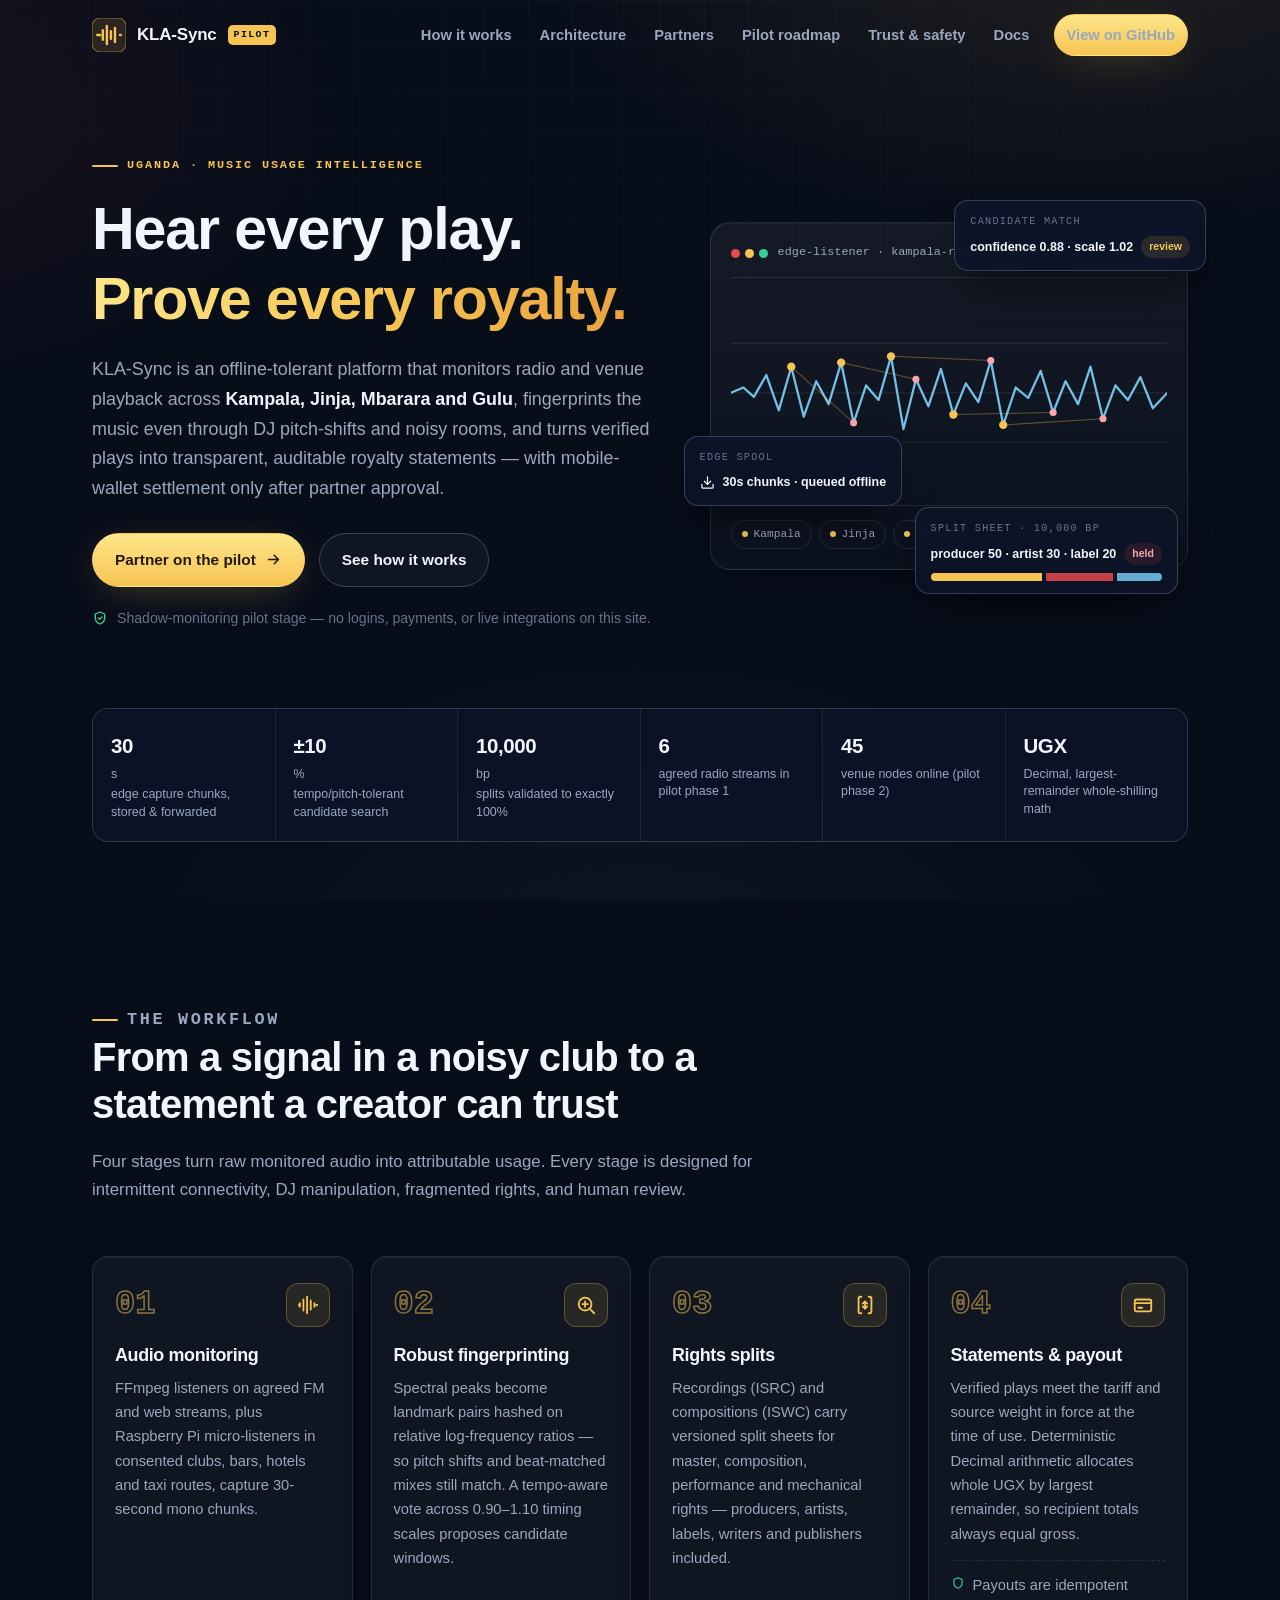
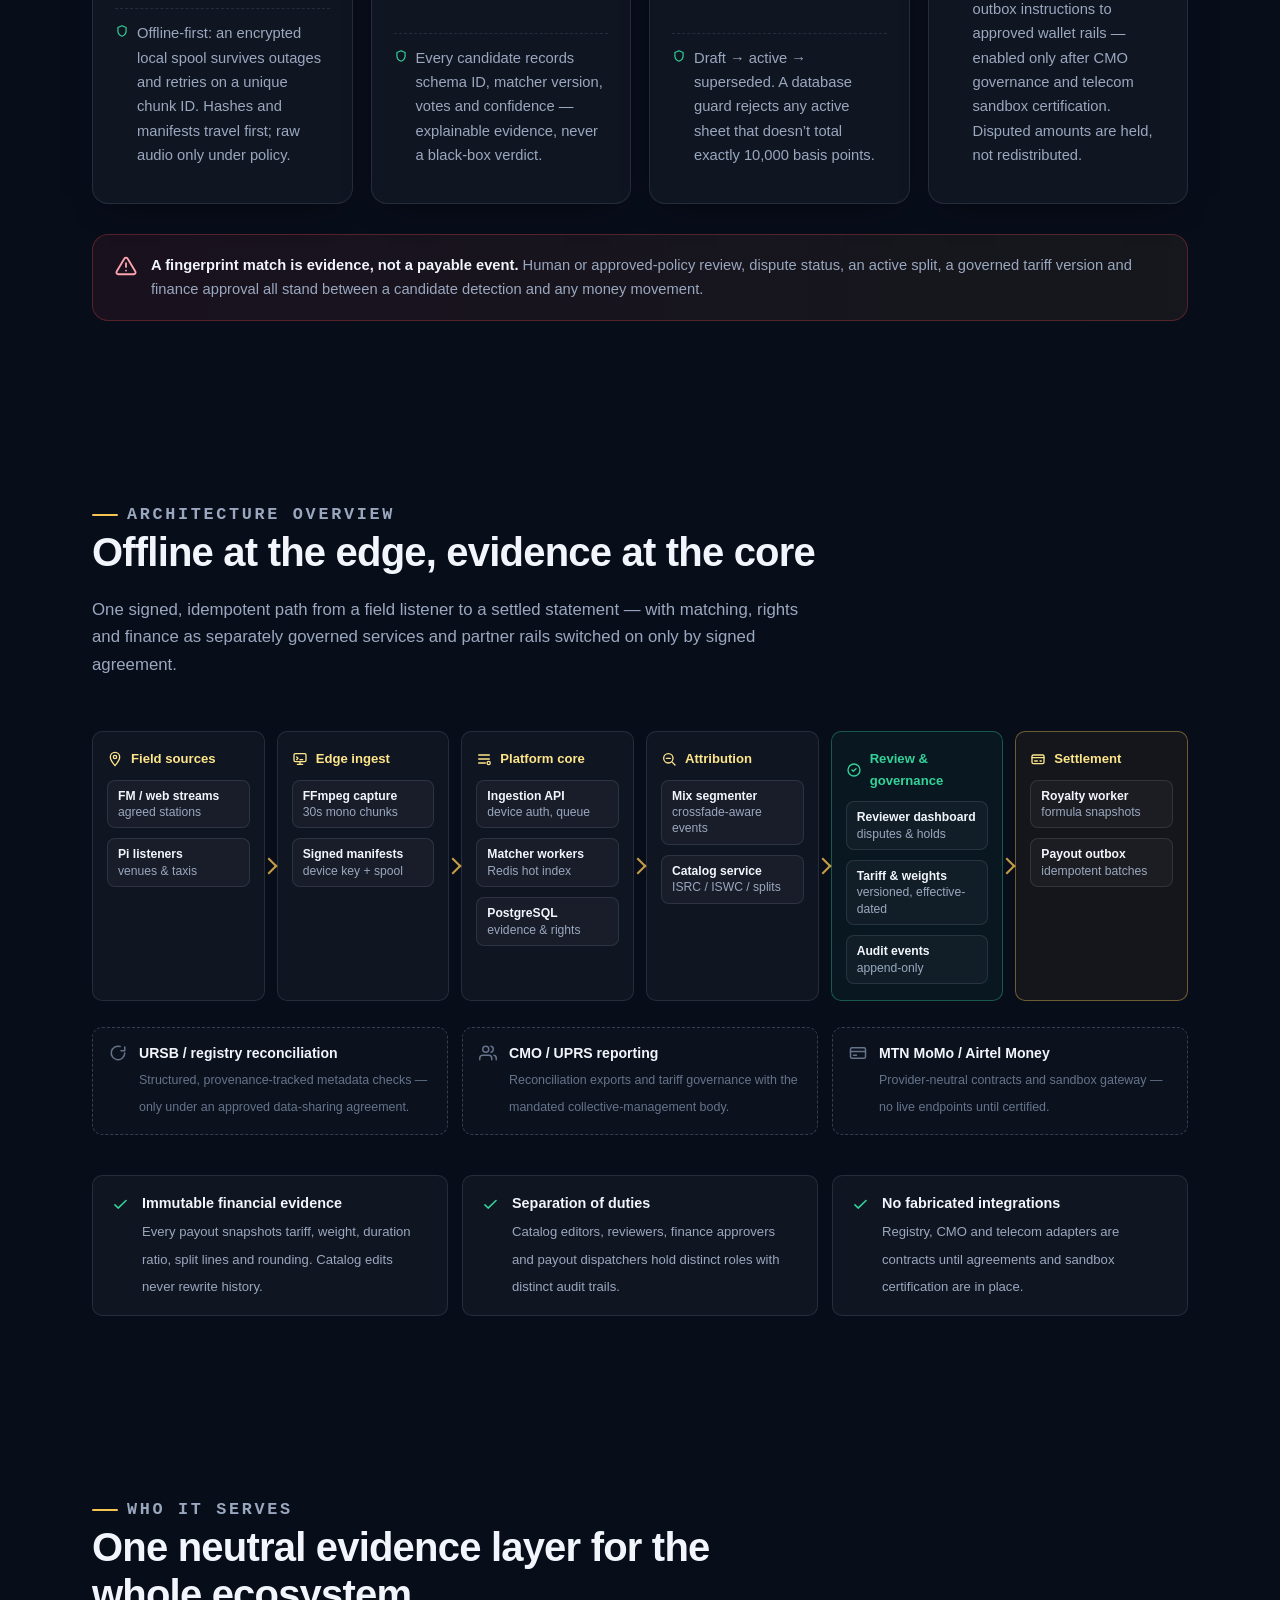
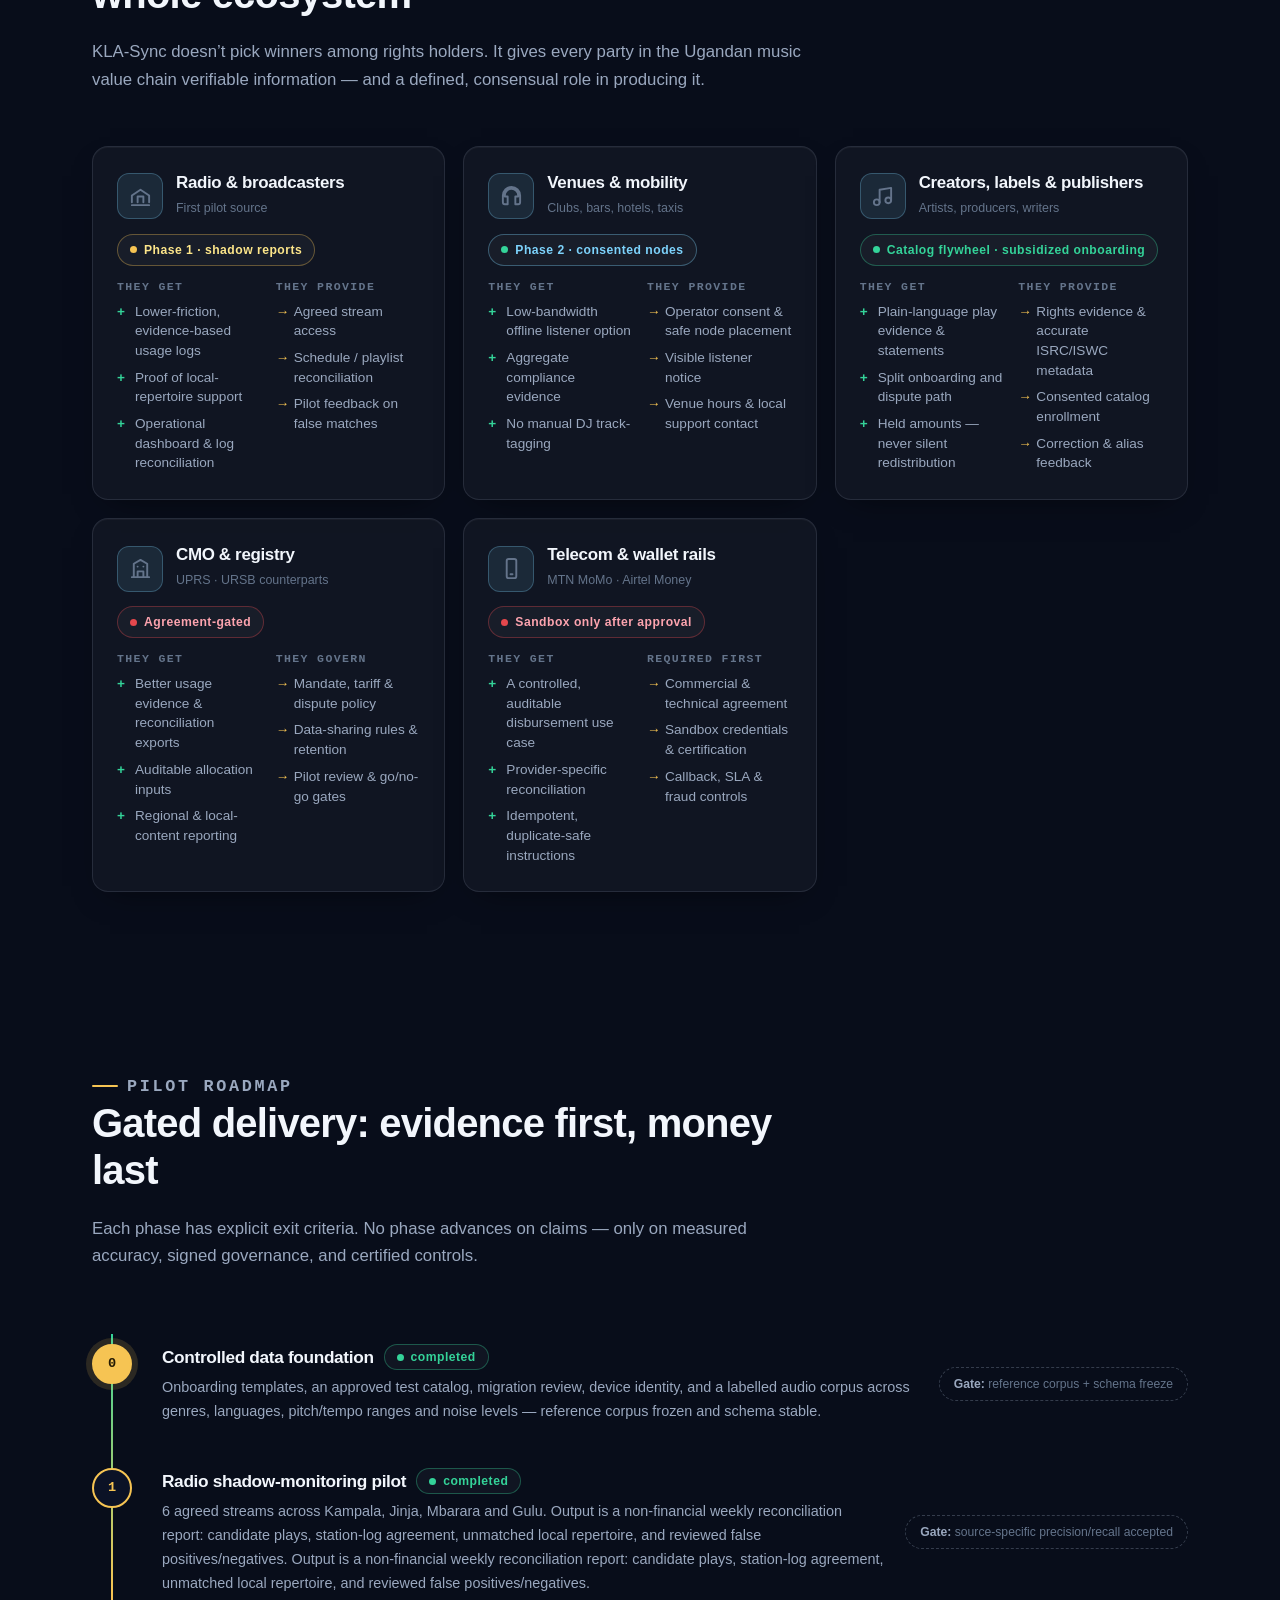
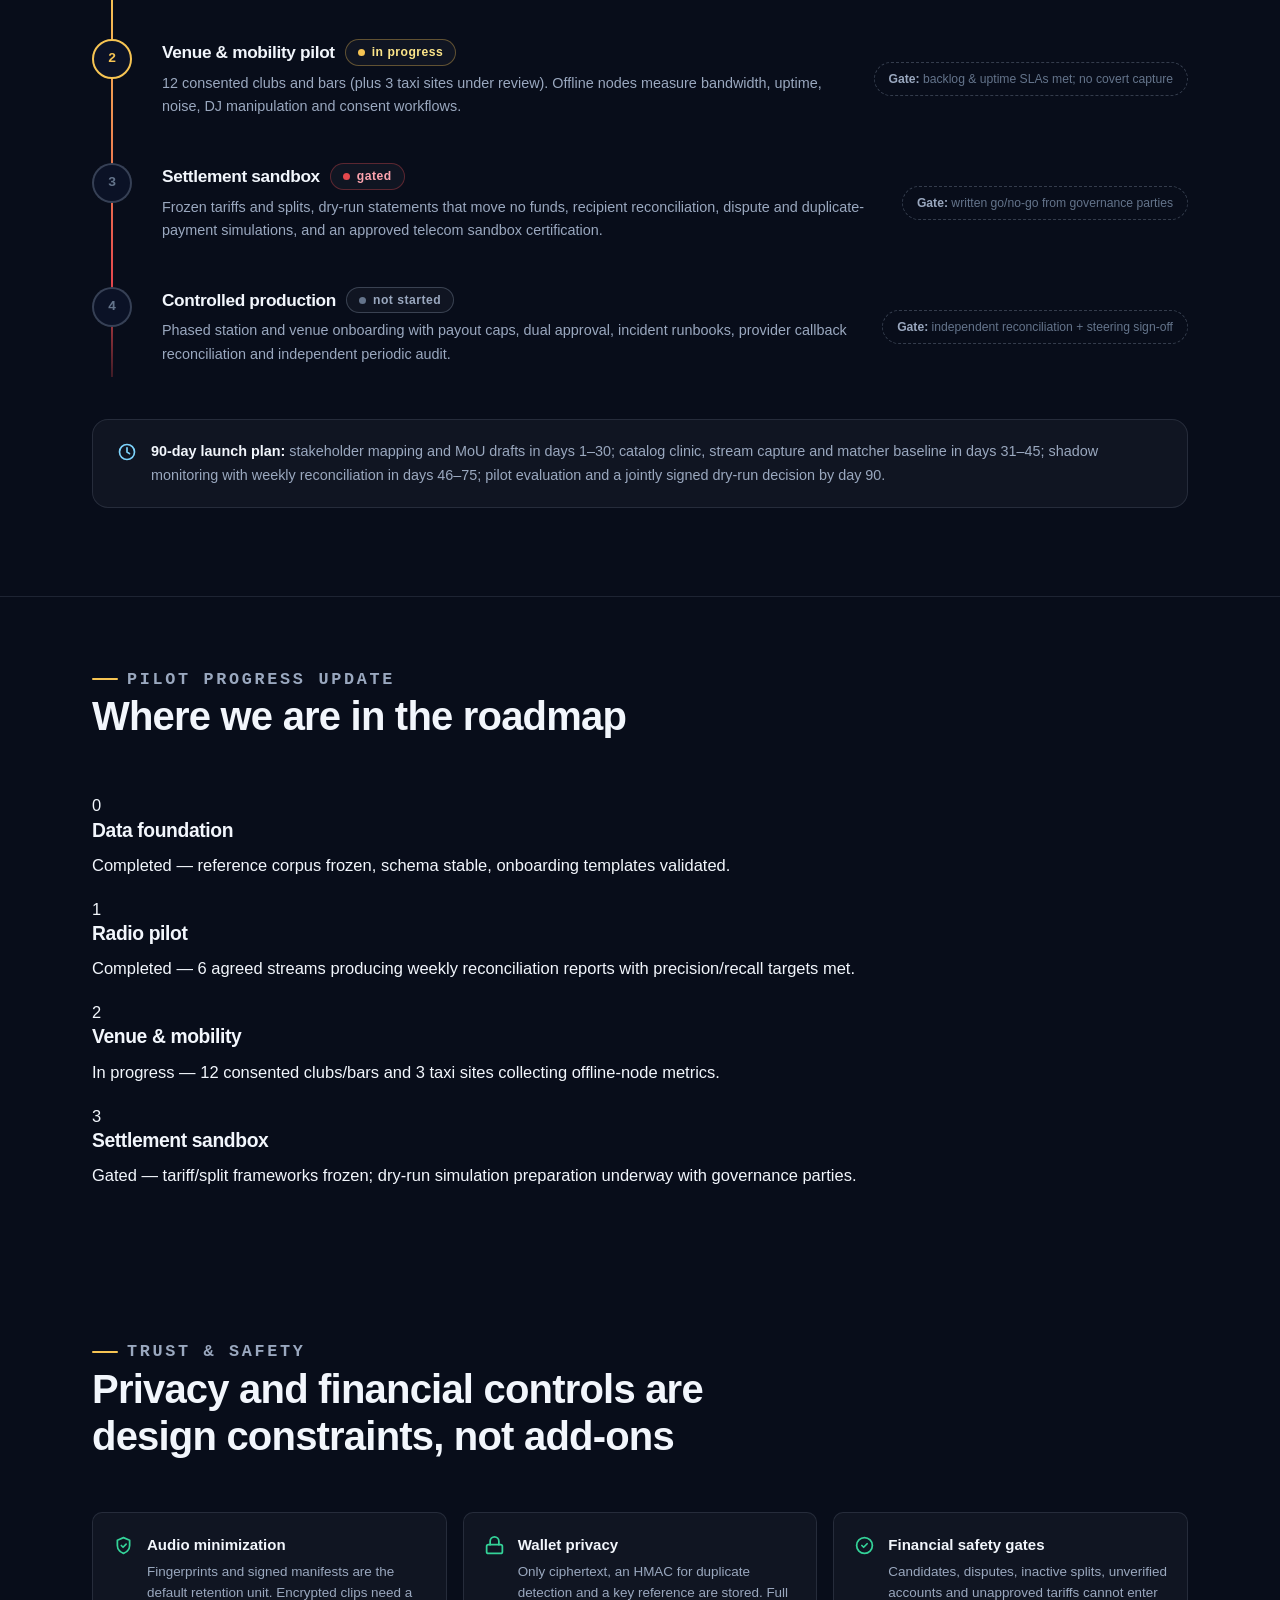
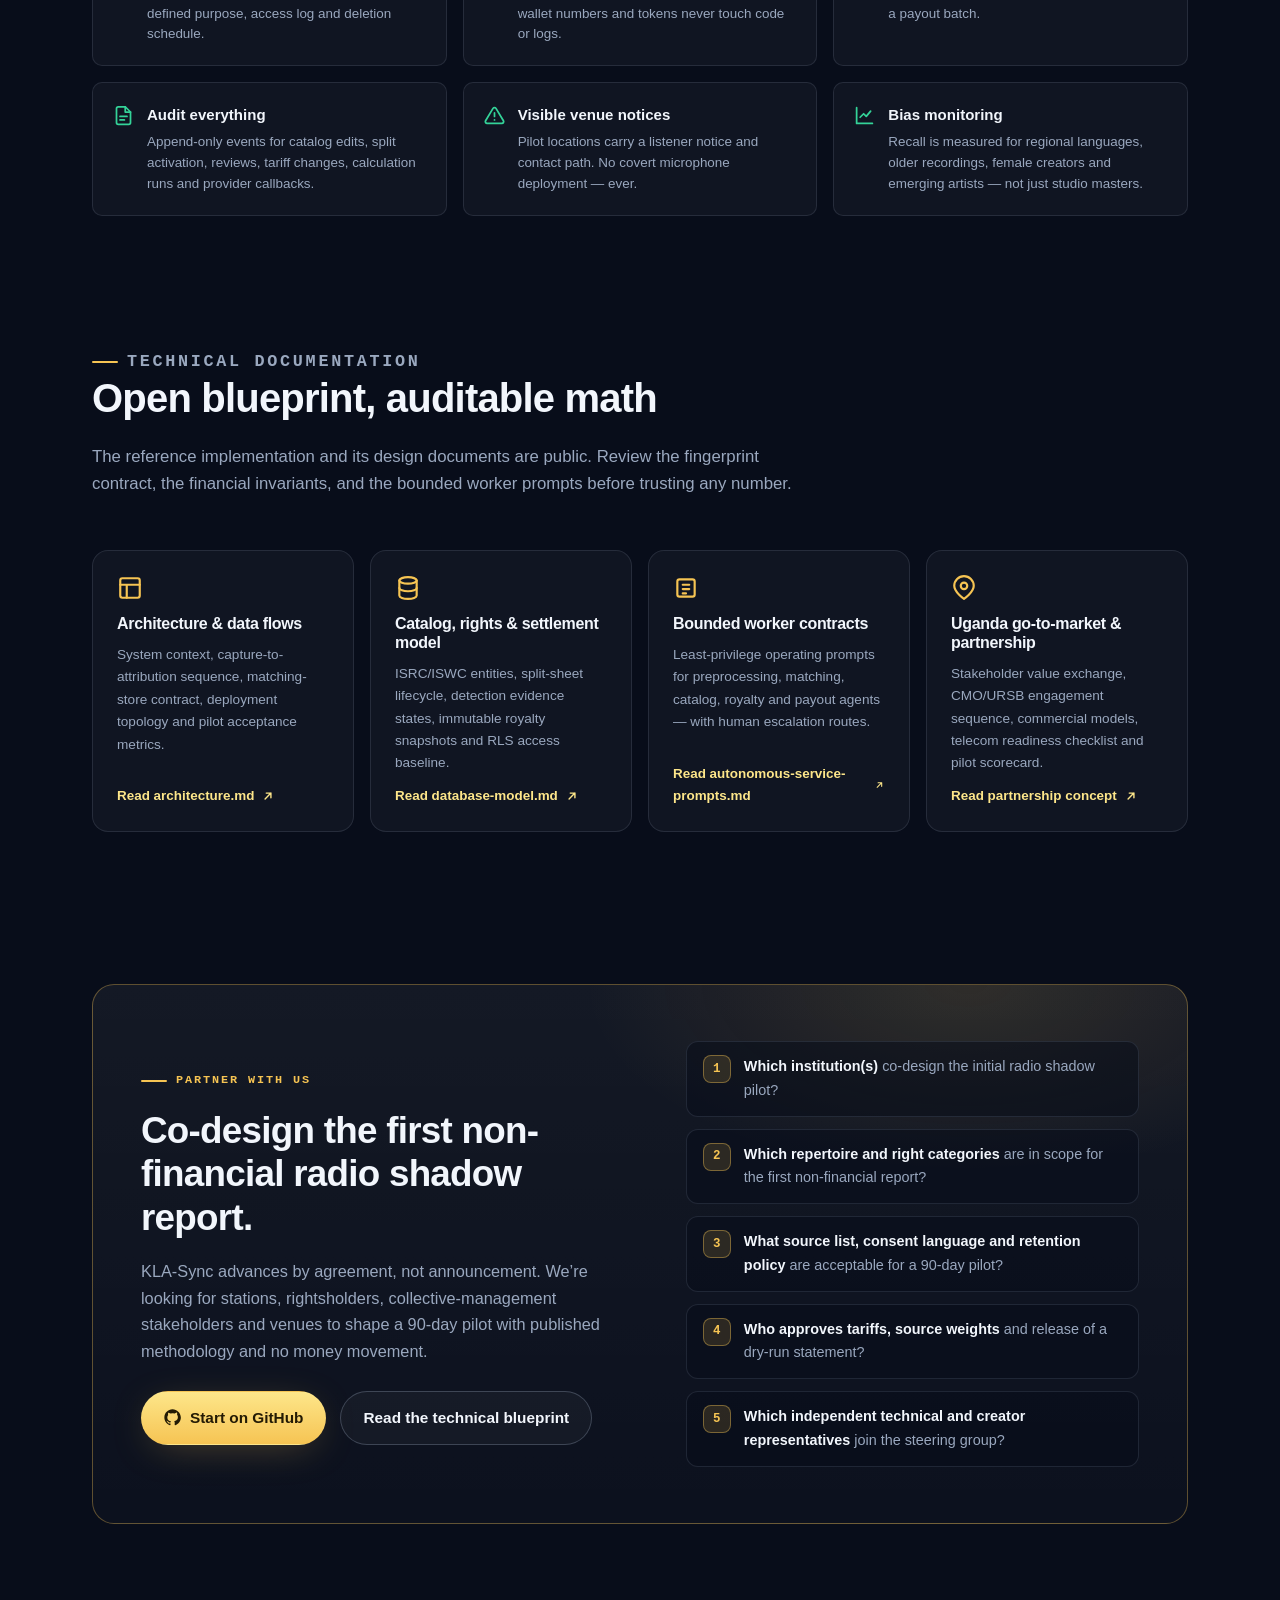
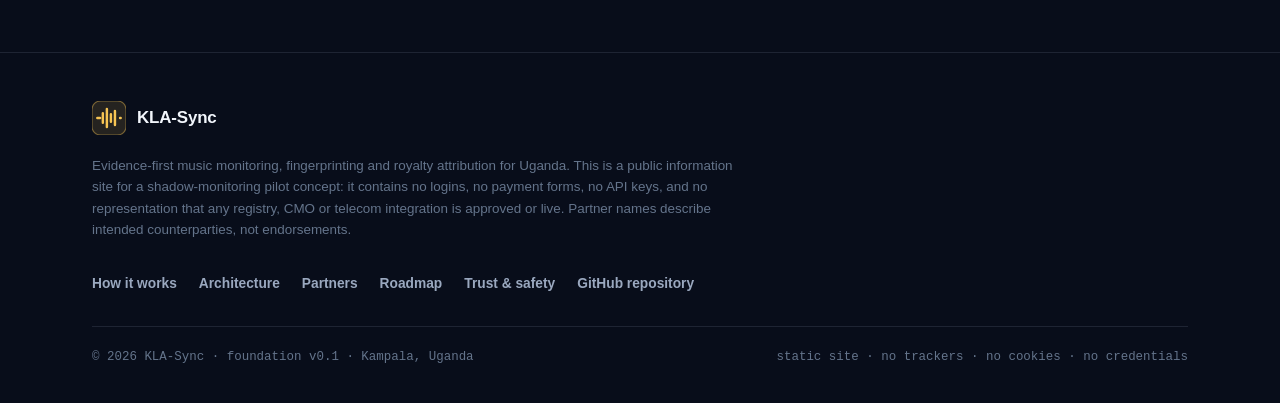
<file: index.html>
<!doctype html>
<html lang="en">
<head>
  <meta charset="UTF-8" />
  <meta name="viewport" content="width=device-width, initial-scale=1.0" />
  <title>KLA-Sync — Evidence-first music monitoring & royalty attribution for Uganda</title>
  <meta
    name="description"
    content="KLA-Sync turns monitored radio and venue playback in Uganda into auditable evidence: robust audio fingerprinting, reviewed match decisions, versioned rights splits, and transparent royalty statements. Shadow-monitoring pilot stage — no automatic payouts."
  />
  <meta name="theme-color" content="#080d1a" />

  <!-- Open Graph -->
  <meta property="og:type" content="website" />
  <meta property="og:title" content="KLA-Sync — Evidence-first music monitoring for Uganda" />
  <meta
    property="og:description"
    content="Offline-tolerant audio monitoring, robust fingerprinting, rights splits, and auditable royalty statements — built for Kampala, Jinja, Mbarara and Gulu."
  />
  <meta property="og:locale" content="en_UG" />
  <meta name="twitter:card" content="summary_large_image" />

  <link rel="stylesheet" href="assets/css/styles.css" />
  <link
    rel="icon"
    href="data:image/svg+xml,%3Csvg xmlns='http://www.w3.org/2000/svg' viewBox='0 0 32 32'%3E%3Crect width='32' height='32' rx='7' fill='%23080d1a'/%3E%3Cpath d='M5 16h3M10 11v10M14 7v18M18 12v8M22 9v14M27 16h0' stroke='%23f6c453' stroke-width='2.4' stroke-linecap='round'/%3E%3C/svg%3E"
  />
</head>
<body>

  <!-- ============================== NAV ============================== -->
  <header class="nav" id="topnav">
    <div class="nav-inner">
      <a class="brand" href="#top" aria-label="KLA-Sync home">
        <svg class="brand-mark" viewBox="0 0 32 32" aria-hidden="true">
          <rect width="32" height="32" rx="8" fill="rgba(246,196,83,0.12)" stroke="rgba(246,196,83,0.45)" />
          <path d="M5 16h2.6M10.2 11.5v9M14 7.5v17M17.8 12.5v7M21.6 9.5v13M26.4 16h.6"
                stroke="#f6c453" stroke-width="2.3" stroke-linecap="round" fill="none" />
        </svg>
        KLA-Sync
        <span class="brand-tag">pilot</span>
      </a>

      <nav class="nav-links" id="navLinks" aria-label="Primary">
        <a href="#how-it-works">How it works</a>
        <a href="#architecture">Architecture</a>
        <a href="#stakeholders">Partners</a>
        <a href="#roadmap">Pilot roadmap</a>
        <a href="#trust">Trust &amp; safety</a>
        <a href="#docs">Docs</a>
        <a class="btn btn-primary btn-sm nav-cta"
           href="https://github.com/mikeo-ne/ugsync"
           target="_blank" rel="noopener">View on GitHub</a>
      </nav>

      <button class="nav-toggle" id="navToggle" aria-label="Toggle menu" aria-expanded="false" aria-controls="navLinks">
        <svg viewBox="0 0 24 24" fill="none" stroke="currentColor" stroke-width="2" stroke-linecap="round">
          <path d="M4 7h16M4 12h16M4 17h16" />
        </svg>
      </button>
    </div>
  </header>

  <main id="top">

    <!-- ============================== HERO ============================== -->
    <section class="hero">
      <div class="wrap">
        <div class="hero-grid">
          <div>
            <p class="eyebrow reveal">Uganda · Music usage intelligence</p>
            <h1 class="reveal" data-delay="1">
              Hear every play.<br />
              <span class="accent">Prove every royalty.</span>
            </h1>
            <p class="hero-lede reveal" data-delay="2">
              KLA-Sync is an offline-tolerant platform that monitors radio and
              venue playback across <strong>Kampala, Jinja, Mbarara and Gulu</strong>,
              fingerprints the music even through DJ pitch-shifts and noisy rooms,
              and turns verified plays into transparent, auditable royalty
              statements — with mobile-wallet settlement only after partner
              approval.
            </p>
            <div class="hero-actions reveal" data-delay="3">
              <a class="btn btn-primary" href="#partnership">
                Partner on the pilot
                <svg viewBox="0 0 24 24" fill="none" stroke="currentColor" stroke-width="2.2" stroke-linecap="round" stroke-linejoin="round"><path d="M5 12h14M13 6l6 6-6 6"/></svg>
              </a>
              <a class="btn btn-ghost" href="#how-it-works">See how it works</a>
            </div>
            <p class="hero-note reveal" data-delay="4">
              <svg viewBox="0 0 24 24" fill="none" stroke="currentColor" stroke-width="2" stroke-linecap="round" stroke-linejoin="round"><path d="M12 3l7 3v6c0 4.4-3 7.5-7 9-4-1.5-7-4.6-7-9V6l7-3z"/><path d="M9.5 12l2 2 3.5-3.5"/></svg>
              Shadow-monitoring pilot stage — no logins, payments, or live
              integrations on this site.
            </p>
          </div>

          <div class="hero-visual reveal" data-delay="2">
            <div class="visual-panel">
              <div class="visual-head">
                <span class="dots"><i></i><i></i><i></i></span>
                <span>edge-listener · kampala-radio-01</span>
                <span class="live">listening</span>
              </div>

              <svg class="waveform" viewBox="0 0 420 190" role="img"
                   aria-label="Audio waveform with fingerprint landmark pairs">
                <!-- grid -->
                <path class="grid-line" d="M0 47.5H420M0 95H420M0 142.5H420" />
                <!-- waveform -->
                <path class="wave"
                  d="M0 95 L12 90 L22 99 L34 78 L46 112 L58 70 L70 118 L82 84 L94 106 L106 66 L118 124 L130 88 L142 102 L154 60 L166 130 L178 82 L190 108 L202 72 L214 116 L226 86 L238 104 L250 64 L262 126 L274 90 L286 100 L298 74 L310 114 L322 84 L334 106 L346 70 L358 120 L370 88 L382 102 L394 80 L406 110 L420 95" />
                <!-- landmark links -->
                <path class="landmark-line" d="M58 70 L118 124" />
                <path class="landmark-line" d="M106 66 L178 82" />
                <path class="landmark-line" d="M154 60 L250 64" />
                <path class="landmark-line" d="M214 116 L310 114" />
                <path class="landmark-line" d="M262 126 L358 120" />
                <!-- anchors (yellow) & targets (red) -->
                <circle class="anchor" cx="58" cy="70" r="4" />
                <circle class="target" cx="118" cy="124" r="3.4" />
                <circle class="anchor" cx="106" cy="66" r="4" />
                <circle class="target" cx="178" cy="82" r="3.4" />
                <circle class="anchor" cx="154" cy="60" r="4" />
                <circle class="target" cx="250" cy="64" r="3.4" />
                <circle class="anchor" cx="214" cy="116" r="4" />
                <circle class="target" cx="310" cy="114" r="3.4" />
                <circle class="anchor" cx="262" cy="126" r="4" />
                <circle class="target" cx="358" cy="120" r="3.4" />
              </svg>

              <div class="visual-cities">
                <span class="city-chip">Kampala</span>
                <span class="city-chip">Jinja</span>
                <span class="city-chip">Mbarara</span>
                <span class="city-chip">Gulu</span>
              </div>
            </div>

            <div class="float-card fc-1">
              <div class="fc-label">Candidate match</div>
              <div class="fc-row">
                confidence 0.88 · scale 1.02
                <span class="fc-status candidate">review</span>
              </div>
            </div>

            <div class="float-card fc-2">
              <div class="fc-label">Edge spool</div>
              <div class="fc-row">
                <svg width="15" height="15" viewBox="0 0 24 24" fill="none" stroke="currentColor" stroke-width="2" stroke-linecap="round" stroke-linejoin="round"><path d="M21 15v4a2 2 0 0 1-2 2H5a2 2 0 0 1-2-2v-4"/><path d="M7 10l5 5 5-5"/><path d="M12 15V3"/></svg>
                30s chunks · queued offline
              </div>
            </div>

            <div class="float-card fc-3">
              <div class="fc-label">Split sheet · 10,000 bp</div>
              <div class="fc-row">
                producer 50 · artist 30 · label 20
                <span class="fc-status held">held</span>
              </div>
              <div class="fc-split-bars"><i></i><i></i><i></i></div>
            </div>
          </div>
        </div>

        <div class="stats reveal">
          <div class="stat"><b>30</b><span class="unit">s</span></b><span>edge capture chunks, stored &amp; forwarded</span></div>
          <div class="stat"><b>±10</b><span class="unit">%</span></b><span>tempo/pitch-tolerant candidate search</span></div>
          <div class="stat"><b>10,000</b><span class="unit">bp</span></b><span>splits validated to exactly 100%</span></div>
          <div class="stat"><b>6</b><span>agreed radio streams in pilot phase 1</span></div>
          <div class="stat"><b>45</b><span>venue nodes online (pilot phase 2)</span></div>
          <div class="stat"><b>UGX</b><span>Decimal, largest-remainder whole-shilling math</span></div>
        </div>
      </div>
    </section>

    <!-- ============================== HOW IT WORKS ============================== -->
    <section id="how-it-works">
      <div class="wrap">
        <div class="section-head reveal">
          <p class="eyebrow">The workflow</p>
          <h2>From a signal in a noisy club to a statement a creator can trust</h2>
          <p>
            Four stages turn raw monitored audio into attributable usage. Every
            stage is designed for intermittent connectivity, DJ manipulation,
            fragmented rights, and human review.
          </p>
        </div>

        <div class="steps">
          <article class="step-card reveal">
            <div class="step-top">
              <span class="step-num">01</span>
              <span class="step-icon">
                <svg viewBox="0 0 24 24" fill="none" stroke="currentColor" stroke-width="2" stroke-linecap="round" stroke-linejoin="round"><path d="M3 10v4M7 6v12M11 3v18M15 7v10M19 10v4M22 12h-1"/><path d="M2 12h1"/></svg>
              </span>
            </div>
            <h3>Audio monitoring</h3>
            <p>
              FFmpeg listeners on agreed FM and web streams, plus Raspberry Pi
              micro-listeners in consented clubs, bars, hotels and taxi routes,
              capture 30-second mono chunks.
            </p>
            <p class="step-guard">
              <svg viewBox="0 0 24 24" fill="none" stroke="currentColor" stroke-width="2" stroke-linecap="round" stroke-linejoin="round"><path d="M12 3l7 3v6c0 4.4-3 7.5-7 9-4-1.5-7-4.6-7-9V6l7-3z"/></svg>
              Offline-first: an encrypted local spool survives outages and
              retries on a unique chunk ID. Hashes and manifests travel first;
              raw audio only under policy.
            </p>
          </article>

          <article class="step-card reveal" data-delay="1">
            <div class="step-top">
              <span class="step-num">02</span>
              <span class="step-icon">
                <svg viewBox="0 0 24 24" fill="none" stroke="currentColor" stroke-width="2" stroke-linecap="round" stroke-linejoin="round"><circle cx="11" cy="11" r="7"/><path d="M21 21l-4.3-4.3"/><path d="M8 11h6M11 8v6"/></svg>
              </span>
            </div>
            <h3>Robust fingerprinting</h3>
            <p>
              Spectral peaks become landmark pairs hashed on relative
              log-frequency ratios — so pitch shifts and beat-matched mixes
              still match. A tempo-aware vote across 0.90–1.10 timing scales
              proposes candidate windows.
            </p>
            <p class="step-guard">
              <svg viewBox="0 0 24 24" fill="none" stroke="currentColor" stroke-width="2" stroke-linecap="round" stroke-linejoin="round"><path d="M12 3l7 3v6c0 4.4-3 7.5-7 9-4-1.5-7-4.6-7-9V6l7-3z"/></svg>
              Every candidate records schema ID, matcher version, votes and
              confidence — explainable evidence, never a black-box verdict.
            </p>
          </article>

          <article class="step-card reveal" data-delay="2">
            <div class="step-top">
              <span class="step-num">03</span>
              <span class="step-icon">
                <svg viewBox="0 0 24 24" fill="none" stroke="currentColor" stroke-width="2" stroke-linecap="round" stroke-linejoin="round"><path d="M8 3H7a2 2 0 0 0-2 2v14a2 2 0 0 0 2 2h1"/><path d="M16 3h1a2 2 0 0 1 2 2v14a2 2 0 0 1-2 2h-1"/><path d="M12 8v8M9.5 10.5l2.5-2.5 2.5 2.5M9.5 13.5l2.5 2.5 2.5-2.5"/></svg>
              </span>
            </div>
            <h3>Rights splits</h3>
            <p>
              Recordings (ISRC) and compositions (ISWC) carry versioned split
              sheets for master, composition, performance and mechanical rights —
              producers, artists, labels, writers and publishers included.
            </p>
            <p class="step-guard">
              <svg viewBox="0 0 24 24" fill="none" stroke="currentColor" stroke-width="2" stroke-linecap="round" stroke-linejoin="round"><path d="M12 3l7 3v6c0 4.4-3 7.5-7 9-4-1.5-7-4.6-7-9V6l7-3z"/></svg>
              Draft → active → superseded. A database guard rejects any active
              sheet that doesn’t total exactly 10,000 basis points.
            </p>
          </article>

          <article class="step-card reveal" data-delay="3">
            <div class="step-top">
              <span class="step-num">04</span>
              <span class="step-icon">
                <svg viewBox="0 0 24 24" fill="none" stroke="currentColor" stroke-width="2" stroke-linecap="round" stroke-linejoin="round"><rect x="3" y="6" width="18" height="13" rx="2"/><path d="M3 10h18"/><path d="M7 15h4"/></svg>
              </span>
            </div>
            <h3>Statements &amp; payout</h3>
            <p>
              Verified plays meet the tariff and source weight in force at the
              time of use. Deterministic Decimal arithmetic allocates whole UGX
              by largest remainder, so recipient totals always equal gross.
            </p>
            <p class="step-guard">
              <svg viewBox="0 0 24 24" fill="none" stroke="currentColor" stroke-width="2" stroke-linecap="round" stroke-linejoin="round"><path d="M12 3l7 3v6c0 4.4-3 7.5-7 9-4-1.5-7-4.6-7-9V6l7-3z"/></svg>
              Payouts are idempotent outbox instructions to approved wallet
              rails — enabled only after CMO governance and telecom sandbox
              certification. Disputed amounts are held, not redistributed.
            </p>
          </article>
        </div>

        <div class="evidence-banner reveal">
          <svg viewBox="0 0 24 24" fill="none" stroke="currentColor" stroke-width="2" stroke-linecap="round" stroke-linejoin="round"><path d="M12 9v4M12 17h.01"/><path d="M10.3 3.9 1.8 18a2 2 0 0 0 1.7 3h17a2 2 0 0 0 1.7-3L13.7 3.9a2 2 0 0 0-3.4 0z"/></svg>
          <p>
            <strong>A fingerprint match is evidence, not a payable event.</strong>
            Human or approved-policy review, dispute status, an active split,
            a governed tariff version and finance approval all stand between a
            candidate detection and any money movement.
          </p>
        </div>
      </div>
    </section>

    <!-- ============================== ARCHITECTURE ============================== -->
    <section id="architecture">
      <div class="wrap">
        <div class="section-head reveal">
          <p class="eyebrow">Architecture overview</p>
          <h2>Offline at the edge, evidence at the core</h2>
          <p>
            One signed, idempotent path from a field listener to a settled
            statement — with matching, rights and finance as separately governed
            services and partner rails switched on only by signed agreement.
          </p>
        </div>

        <div class="arch-flow reveal">
          <div class="arch-stage">
            <div class="arch-stage-head">
              <svg viewBox="0 0 24 24" fill="none" stroke="currentColor" stroke-width="2" stroke-linecap="round" stroke-linejoin="round"><path d="M12 2a7 7 0 0 0-7 7c0 5 7 13 7 13s7-8 7-13a7 7 0 0 0-7-7z"/><circle cx="12" cy="9" r="2.5"/></svg>
              Field sources
            </div>
            <div class="arch-node"><strong>FM / web streams</strong><br />agreed stations</div>
            <div class="arch-node"><strong>Pi listeners</strong><br />venues &amp; taxis</div>
          </div>

          <div class="arch-stage">
            <div class="arch-stage-head">
              <svg viewBox="0 0 24 24" fill="none" stroke="currentColor" stroke-width="2" stroke-linecap="round" stroke-linejoin="round"><rect x="3" y="4" width="18" height="12" rx="2"/><path d="M8 20h8M12 16v4"/><path d="M7 9l2 2-2 2M12 13h4"/></svg>
              Edge ingest
            </div>
            <div class="arch-node"><strong>FFmpeg capture</strong><br />30s mono chunks</div>
            <div class="arch-node"><strong>Signed manifests</strong><br />device key + spool</div>
          </div>

          <div class="arch-stage">
            <div class="arch-stage-head">
              <svg viewBox="0 0 24 24" fill="none" stroke="currentColor" stroke-width="2" stroke-linecap="round" stroke-linejoin="round"><path d="M4 6h16M4 12h16M4 18h10"/><circle cx="19" cy="18" r="2.4"/></svg>
              Platform core
            </div>
            <div class="arch-node"><strong>Ingestion API</strong><br />device auth, queue</div>
            <div class="arch-node"><strong>Matcher workers</strong><br />Redis hot index</div>
            <div class="arch-node"><strong>PostgreSQL</strong><br />evidence &amp; rights</div>
          </div>

          <div class="arch-stage">
            <div class="arch-stage-head">
              <svg viewBox="0 0 24 24" fill="none" stroke="currentColor" stroke-width="2" stroke-linecap="round" stroke-linejoin="round"><path d="M21 21l-4.3-4.3"/><circle cx="11" cy="11" r="7"/><path d="M8 11h6"/></svg>
              Attribution
            </div>
            <div class="arch-node"><strong>Mix segmenter</strong><br />crossfade-aware events</div>
            <div class="arch-node"><strong>Catalog service</strong><br />ISRC / ISWC / splits</div>
          </div>

          <div class="arch-stage gate">
            <div class="arch-stage-head">
              <svg viewBox="0 0 24 24" fill="none" stroke="currentColor" stroke-width="2" stroke-linecap="round" stroke-linejoin="round"><path d="M9 12l2 2 4-4"/><circle cx="12" cy="12" r="9"/></svg>
              Review &amp; governance
            </div>
            <div class="arch-node"><strong>Reviewer dashboard</strong><br />disputes &amp; holds</div>
            <div class="arch-node"><strong>Tariff &amp; weights</strong><br />versioned, effective-dated</div>
            <div class="arch-node"><strong>Audit events</strong><br />append-only</div>
          </div>

          <div class="arch-stage settle">
            <div class="arch-stage-head">
              <svg viewBox="0 0 24 24" fill="none" stroke="currentColor" stroke-width="2" stroke-linecap="round" stroke-linejoin="round"><rect x="3" y="6" width="18" height="13" rx="2"/><path d="M3 10h18"/><path d="M7 15h4M15 15h2"/></svg>
              Settlement
            </div>
            <div class="arch-node"><strong>Royalty worker</strong><br />formula snapshots</div>
            <div class="arch-node"><strong>Payout outbox</strong><br />idempotent batches</div>
          </div>
        </div>

        <div class="arch-partners reveal">
          <div class="partner-rail">
            <svg viewBox="0 0 24 24" fill="none" stroke="currentColor" stroke-width="2" stroke-linecap="round" stroke-linejoin="round"><path d="M21 12a9 9 0 1 1-6.2-8.6"/><path d="M21 4v5h-5"/></svg>
            <div>
              <b>URSB / registry reconciliation</b>
              <span>Structured, provenance-tracked metadata checks — only under an approved data-sharing agreement.</span>
            </div>
          </div>
          <div class="partner-rail">
            <svg viewBox="0 0 24 24" fill="none" stroke="currentColor" stroke-width="2" stroke-linecap="round" stroke-linejoin="round"><path d="M17 21v-2a4 4 0 0 0-4-4H5a4 4 0 0 0-4 4v2"/><circle cx="9" cy="7" r="4"/><path d="M23 21v-2a4 4 0 0 0-3-3.87M16 3.13a4 4 0 0 1 0 7.75"/></svg>
            <div>
              <b>CMO / UPRS reporting</b>
              <span>Reconciliation exports and tariff governance with the mandated collective-management body.</span>
            </div>
          </div>
          <div class="partner-rail">
            <svg viewBox="0 0 24 24" fill="none" stroke="currentColor" stroke-width="2" stroke-linecap="round" stroke-linejoin="round"><rect x="2" y="5" width="20" height="14" rx="2"/><path d="M2 10h20"/><path d="M6 15h4"/></svg>
            <div>
              <b>MTN MoMo / Airtel Money</b>
              <span>Provider-neutral contracts and sandbox gateway — no live endpoints until certified.</span>
            </div>
          </div>
        </div>

        <div class="principles reveal">
          <div class="principle">
            <svg viewBox="0 0 24 24" fill="none" stroke="currentColor" stroke-width="2" stroke-linecap="round" stroke-linejoin="round"><path d="M5 12.5l4 4L19 7"/></svg>
            <div><b>Immutable financial evidence</b><span>Every payout snapshots tariff, weight, duration ratio, split lines and rounding. Catalog edits never rewrite history.</span></div>
          </div>
          <div class="principle">
            <svg viewBox="0 0 24 24" fill="none" stroke="currentColor" stroke-width="2" stroke-linecap="round" stroke-linejoin="round"><path d="M5 12.5l4 4L19 7"/></svg>
            <div><b>Separation of duties</b><span>Catalog editors, reviewers, finance approvers and payout dispatchers hold distinct roles with distinct audit trails.</span></div>
          </div>
          <div class="principle">
            <svg viewBox="0 0 24 24" fill="none" stroke="currentColor" stroke-width="2" stroke-linecap="round" stroke-linejoin="round"><path d="M5 12.5l4 4L19 7"/></svg>
            <div><b>No fabricated integrations</b><span>Registry, CMO and telecom adapters are contracts until agreements and sandbox certification are in place.</span></div>
          </div>
        </div>
      </div>
    </section>

    <!-- ============================== STAKEHOLDERS ============================== -->
    <section id="stakeholders">
      <div class="wrap">
        <div class="section-head reveal">
          <p class="eyebrow">Who it serves</p>
          <h2>One neutral evidence layer for the whole ecosystem</h2>
          <p>
            KLA-Sync doesn’t pick winners among rights holders. It gives every
            party in the Ugandan music value chain verifiable information — and a
            defined, consensual role in producing it.
          </p>
        </div>

        <div class="stake-grid">
          <article class="stake-card reveal">
            <div class="stake-head">
              <span class="stake-icon">
                <svg viewBox="0 0 24 24" fill="none" stroke="currentColor" stroke-width="2" stroke-linecap="round" stroke-linejoin="round"><path d="M3 18v-7l9-6 9 6v7"/><path d="M9 18v-6h6v6"/><path d="M3 21h18"/></svg>
              </span>
              <div>
                <h3>Radio &amp; broadcasters</h3>
                <span>First pilot source</span>
              </div>
            </div>
            <span class="badge amber"><span class="dot"></span>Phase 1 · shadow reports</span>
            <div class="stake-cols">
              <div class="stake-col gets">
                <h4>They get</h4>
                <ul>
                  <li>Lower-friction, evidence-based usage logs</li>
                  <li>Proof of local-repertoire support</li>
                  <li>Operational dashboard &amp; log reconciliation</li>
                </ul>
              </div>
              <div class="stake-col gives">
                <h4>They provide</h4>
                <ul>
                  <li>Agreed stream access</li>
                  <li>Schedule / playlist reconciliation</li>
                  <li>Pilot feedback on false matches</li>
                </ul>
              </div>
            </div>
          </article>

          <article class="stake-card reveal" data-delay="1">
            <div class="stake-head">
              <span class="stake-icon">
                <svg viewBox="0 0 24 24" fill="none" stroke="currentColor" stroke-width="2" stroke-linecap="round" stroke-linejoin="round"><path d="M12 2a9 9 0 0 0-9 9v7a2 2 0 0 0 2 2h3v-8H5v-1a7 7 0 0 1 14 0v1h-3v8h3a2 2 0 0 0 2-2v-7a9 9 0 0 0-9-9z"/></svg>
              </span>
              <div>
                <h3>Venues &amp; mobility</h3>
                <span>Clubs, bars, hotels, taxis</span>
              </div>
            </div>
            <span class="badge sky"><span class="dot"></span>Phase 2 · consented nodes</span>
            <div class="stake-cols">
              <div class="stake-col gets">
                <h4>They get</h4>
                <ul>
                  <li>Low-bandwidth offline listener option</li>
                  <li>Aggregate compliance evidence</li>
                  <li>No manual DJ track-tagging</li>
                </ul>
              </div>
              <div class="stake-col gives">
                <h4>They provide</h4>
                <ul>
                  <li>Operator consent &amp; safe node placement</li>
                  <li>Visible listener notice</li>
                  <li>Venue hours &amp; local support contact</li>
                </ul>
              </div>
            </div>
          </article>

          <article class="stake-card reveal" data-delay="2">
            <div class="stake-head">
              <span class="stake-icon">
                <svg viewBox="0 0 24 24" fill="none" stroke="currentColor" stroke-width="2" stroke-linecap="round" stroke-linejoin="round"><path d="M9 18V5l12-2v13"/><circle cx="6" cy="18" r="3"/><circle cx="18" cy="16" r="3"/></svg>
              </span>
              <div>
                <h3>Creators, labels &amp; publishers</h3>
                <span>Artists, producers, writers</span>
              </div>
            </div>
            <span class="badge green"><span class="dot"></span>Catalog flywheel · subsidized onboarding</span>
            <div class="stake-cols">
              <div class="stake-col gets">
                <h4>They get</h4>
                <ul>
                  <li>Plain-language play evidence &amp; statements</li>
                  <li>Split onboarding and dispute path</li>
                  <li>Held amounts — never silent redistribution</li>
                </ul>
              </div>
              <div class="stake-col gives">
                <h4>They provide</h4>
                <ul>
                  <li>Rights evidence &amp; accurate ISRC/ISWC metadata</li>
                  <li>Consented catalog enrollment</li>
                  <li>Correction &amp; alias feedback</li>
                </ul>
              </div>
            </div>
          </article>

          <article class="stake-card reveal">
            <div class="stake-head">
              <span class="stake-icon">
                <svg viewBox="0 0 24 24" fill="none" stroke="currentColor" stroke-width="2" stroke-linecap="round" stroke-linejoin="round"><path d="M3 21h18"/><path d="M5 21V7l7-4 7 4v14"/><path d="M9 21v-6h6v6"/><path d="M9 10h.01M15 10h.01"/></svg>
              </span>
              <div>
                <h3>CMO &amp; registry</h3>
                <span>UPRS · URSB counterparts</span>
              </div>
            </div>
            <span class="badge red"><span class="dot"></span>Agreement-gated</span>
            <div class="stake-cols">
              <div class="stake-col gets">
                <h4>They get</h4>
                <ul>
                  <li>Better usage evidence &amp; reconciliation exports</li>
                  <li>Auditable allocation inputs</li>
                  <li>Regional &amp; local-content reporting</li>
                </ul>
              </div>
              <div class="stake-col gives">
                <h4>They govern</h4>
                <ul>
                  <li>Mandate, tariff &amp; dispute policy</li>
                  <li>Data-sharing rules &amp; retention</li>
                  <li>Pilot review &amp; go/no-go gates</li>
                </ul>
              </div>
            </div>
          </article>

          <article class="stake-card reveal" data-delay="1">
            <div class="stake-head">
              <span class="stake-icon">
                <svg viewBox="0 0 24 24" fill="none" stroke="currentColor" stroke-width="2" stroke-linecap="round" stroke-linejoin="round"><rect x="7" y="2" width="10" height="20" rx="2"/><path d="M11 18h2"/></svg>
              </span>
              <div>
                <h3>Telecom &amp; wallet rails</h3>
                <span>MTN MoMo · Airtel Money</span>
              </div>
            </div>
            <span class="badge red"><span class="dot"></span>Sandbox only after approval</span>
            <div class="stake-cols">
              <div class="stake-col gets">
                <h4>They get</h4>
                <ul>
                  <li>A controlled, auditable disbursement use case</li>
                  <li>Provider-specific reconciliation</li>
                  <li>Idempotent, duplicate-safe instructions</li>
                </ul>
              </div>
              <div class="stake-col gives">
                <h4>Required first</h4>
                <ul>
                  <li>Commercial &amp; technical agreement</li>
                  <li>Sandbox credentials &amp; certification</li>
                  <li>Callback, SLA &amp; fraud controls</li>
                </ul>
              </div>
            </div>
          </article>
        </div>
      </div>
    </section>

    <!-- ============================== ROADMAP ============================== -->
    <section id="roadmap">
      <div class="wrap">
        <div class="section-head reveal">
          <p class="eyebrow">Pilot roadmap</p>
          <h2>Gated delivery: evidence first, money last</h2>
          <p>
            Each phase has explicit exit criteria. No phase advances on claims —
            only on measured accuracy, signed governance, and certified controls.
          </p>
        </div>

        <div class="timeline">
          <div class="phase now reveal">
            <div class="phase-dot">0</div>
            <div class="phase-body">
              <h3>Controlled data foundation
                <span class="badge green"><span class="dot"></span>completed</span>
              </h3>
              <p>
                Onboarding templates, an approved test catalog, migration review,
                device identity, and a labelled audio corpus across genres,
                languages, pitch/tempo ranges and noise levels — reference corpus
                frozen and schema stable.
              </p>
            </div>
            <div class="phase-gate"><b>Gate:</b> reference corpus + schema freeze</div>
          </div>

          <div class="phase reveal">
            <div class="phase-dot">1</div>
            <div class="phase-body">
              <h3>Radio shadow-monitoring pilot
                <span class="badge green"><span class="dot"></span>completed</span>
              </h3>
              <p>
                6 agreed streams across Kampala, Jinja, Mbarara and Gulu.
                Output is a non-financial weekly reconciliation report: candidate
                plays, station-log agreement, unmatched local repertoire, and
                reviewed false positives/negatives.
                Output is a non-financial weekly reconciliation report: candidate
                plays, station-log agreement, unmatched local repertoire, and
                reviewed false positives/negatives.
              </p>
            </div>
            <div class="phase-gate"><b>Gate:</b> source-specific precision/recall accepted</div>
          </div>

          <div class="phase reveal">
            <div class="phase-dot">2</div>
            <div class="phase-body">
              <h3>Venue &amp; mobility pilot
                <span class="badge amber"><span class="dot"></span>in progress</span>
              </h3>
              <p>
                12 consented clubs and bars (plus 3 taxi sites under review). Offline nodes measure
                bandwidth, uptime, noise, DJ manipulation and consent workflows.
              </p>
            </div>
            <div class="phase-gate"><b>Gate:</b> backlog &amp; uptime SLAs met; no covert capture</div>
          </div>

          <div class="phase locked reveal">
            <div class="phase-dot">3</div>
            <div class="phase-body">
              <h3>Settlement sandbox
                <span class="badge red"><span class="dot"></span>gated</span>
              </h3>
              <p>
                Frozen tariffs and splits, dry-run statements that move no funds,
                recipient reconciliation, dispute and duplicate-payment
                simulations, and an approved telecom sandbox certification.
              </p>
            </div>
            <div class="phase-gate"><b>Gate:</b> written go/no-go from governance parties</div>
          </div>

          <div class="phase locked reveal">
            <div class="phase-dot">4</div>
            <div class="phase-body">
              <h3>Controlled production
                <span class="badge neutral"><span class="dot"></span>not started</span>
              </h3>
              <p>
                Phased station and venue onboarding with payout caps, dual
                approval, incident runbooks, provider callback reconciliation and
                independent periodic audit.
              </p>
            </div>
            <div class="phase-gate"><b>Gate:</b> independent reconciliation + steering sign-off</div>
          </div>
        </div>

        <div class="roadmap-note reveal">
          <svg viewBox="0 0 24 24" fill="none" stroke="currentColor" stroke-width="2" stroke-linecap="round" stroke-linejoin="round"><circle cx="12" cy="12" r="9"/><path d="M12 7v5l3 2"/></svg>
          <p>
            <strong>90-day launch plan:</strong> stakeholder mapping and MoU
            drafts in days 1–30; catalog clinic, stream capture and matcher
            baseline in days 31–45; shadow monitoring with weekly reconciliation
            in days 46–75; pilot evaluation and a jointly signed dry-run decision
            by day 90.
          </p>
        </div>
      </div>
    </section>

    <!-- ============================== PROGRESS ============================== -->
    <section id="progress" class="tight" style="background: var(--bg-subtle); border-top: 1px solid var(--border);">
      <div class="wrap">
        <div class="section-head reveal">
          <p class="eyebrow">Pilot progress update</p>
          <h2>Where we are in the roadmap</h2>
        </div>
        <div class="progress-summary">
          <div class="summary-row">
            <div class="summary-icon"><span>0</span></div>
            <div class="summary-text">
              <h3>Data foundation</h3>
              <p>Completed — reference corpus frozen, schema stable, onboarding templates validated.</p>
            </div>
          </div>
          <div class="summary-row">
            <div class="summary-icon"><span>1</span></div>
            <div class="summary-text">
              <h3>Radio pilot</h3>
              <p>Completed — 6 agreed streams producing weekly reconciliation reports with precision/recall targets met.</p>
            </div>
          </div>
          <div class="summary-row">
            <div class="summary-icon"><span>2</span></div>
            <div class="summary-text">
              <h3>Venue &amp; mobility</h3>
              <p>In progress — 12 consented clubs/bars and 3 taxi sites collecting offline-node metrics.</p>
            </div>
          </div>
          <div class="summary-row">
            <div class="summary-icon"><span>3</span></div>
            <div class="summary-text">
              <h3>Settlement sandbox</h3>
              <p>Gated — tariff/split frameworks frozen; dry-run simulation preparation underway with governance parties.</p>
            </div>
          </div>
        </div>
      </div>
    </section>

    <!-- ============================== TRUST ============================== -->
    <section id="trust" class="tight">
      <div class="wrap">
        <div class="section-head reveal">
          <p class="eyebrow">Trust &amp; safety</p>
          <h2>Privacy and financial controls are design constraints, not add-ons</h2>
        </div>

        <div class="trust-grid">
          <div class="trust-item reveal">
            <svg viewBox="0 0 24 24" fill="none" stroke="currentColor" stroke-width="2" stroke-linecap="round" stroke-linejoin="round"><path d="M12 3l7 3v6c0 4.4-3 7.5-7 9-4-1.5-7-4.6-7-9V6l7-3z"/><path d="M9.5 12l2 2 3.5-3.5"/></svg>
            <div><b>Audio minimization</b><p>Fingerprints and signed manifests are the default retention unit. Encrypted clips need a defined purpose, access log and deletion schedule.</p></div>
          </div>
          <div class="trust-item reveal" data-delay="1">
            <svg viewBox="0 0 24 24" fill="none" stroke="currentColor" stroke-width="2" stroke-linecap="round" stroke-linejoin="round"><rect x="3" y="11" width="18" height="10" rx="2"/><path d="M7 11V7a5 5 0 0 1 10 0v4"/></svg>
            <div><b>Wallet privacy</b><p>Only ciphertext, an HMAC for duplicate detection and a key reference are stored. Full wallet numbers and tokens never touch code or logs.</p></div>
          </div>
          <div class="trust-item reveal" data-delay="2">
            <svg viewBox="0 0 24 24" fill="none" stroke="currentColor" stroke-width="2" stroke-linecap="round" stroke-linejoin="round"><path d="M9 12l2 2 4-4"/><circle cx="12" cy="12" r="9"/></svg>
            <div><b>Financial safety gates</b><p>Candidates, disputes, inactive splits, unverified accounts and unapproved tariffs cannot enter a payout batch.</p></div>
          </div>
          <div class="trust-item reveal">
            <svg viewBox="0 0 24 24" fill="none" stroke="currentColor" stroke-width="2" stroke-linecap="round" stroke-linejoin="round"><path d="M14 2H6a2 2 0 0 0-2 2v16a2 2 0 0 0 2 2h12a2 2 0 0 0 2-2V8z"/><path d="M14 2v6h6"/><path d="M8 13h8M8 17h5"/></svg>
            <div><b>Audit everything</b><p>Append-only events for catalog edits, split activation, reviews, tariff changes, calculation runs and provider callbacks.</p></div>
          </div>
          <div class="trust-item reveal" data-delay="1">
            <svg viewBox="0 0 24 24" fill="none" stroke="currentColor" stroke-width="2" stroke-linecap="round" stroke-linejoin="round"><path d="M12 9v4M12 17h.01"/><path d="M10.3 3.9 1.8 18a2 2 0 0 0 1.7 3h17a2 2 0 0 0 1.7-3L13.7 3.9a2 2 0 0 0-3.4 0z"/></svg>
            <div><b>Visible venue notices</b><p>Pilot locations carry a listener notice and contact path. No covert microphone deployment — ever.</p></div>
          </div>
          <div class="trust-item reveal" data-delay="2">
            <svg viewBox="0 0 24 24" fill="none" stroke="currentColor" stroke-width="2" stroke-linecap="round" stroke-linejoin="round"><path d="M3 3v18h18"/><path d="M7 14l4-4 3 3 5-6"/></svg>
            <div><b>Bias monitoring</b><p>Recall is measured for regional languages, older recordings, female creators and emerging artists — not just studio masters.</p></div>
          </div>
        </div>
      </div>
    </section>

    <!-- ============================== DOCS ============================== -->
    <section id="docs" class="tight">
      <div class="wrap">
        <div class="section-head reveal">
          <p class="eyebrow">Technical documentation</p>
          <h2>Open blueprint, auditable math</h2>
          <p>
            The reference implementation and its design documents are public.
            Review the fingerprint contract, the financial invariants, and the
            bounded worker prompts before trusting any number.
          </p>
        </div>

        <div class="docs-grid">
          <a class="doc-card reveal"
             href="https://github.com/mikeo-ne/ugsync/blob/main/docs/architecture.md"
             target="_blank" rel="noopener">
            <svg class="doc-icon" viewBox="0 0 24 24" fill="none" stroke="currentColor" stroke-width="2" stroke-linecap="round" stroke-linejoin="round"><rect x="3" y="3" width="18" height="18" rx="2"/><path d="M3 9h18M9 21V9"/></svg>
            <h3>Architecture &amp; data flows</h3>
            <p>System context, capture-to-attribution sequence, matching-store contract, deployment topology and pilot acceptance metrics.</p>
            <span class="doc-link">Read architecture.md
              <svg viewBox="0 0 24 24" fill="none" stroke="currentColor" stroke-width="2.4" stroke-linecap="round" stroke-linejoin="round"><path d="M7 17L17 7M9 7h8v8"/></svg>
            </span>
          </a>

          <a class="doc-card reveal" data-delay="1"
             href="https://github.com/mikeo-ne/ugsync/blob/main/docs/database-model.md"
             target="_blank" rel="noopener">
            <svg class="doc-icon" viewBox="0 0 24 24" fill="none" stroke="currentColor" stroke-width="2" stroke-linecap="round" stroke-linejoin="round"><ellipse cx="12" cy="5" rx="8" ry="3"/><path d="M4 5v14c0 1.7 3.6 3 8 3s8-1.3 8-3V5"/><path d="M4 12c0 1.7 3.6 3 8 3s8-1.3 8-3"/></svg>
            <h3>Catalog, rights &amp; settlement model</h3>
            <p>ISRC/ISWC entities, split-sheet lifecycle, detection evidence states, immutable royalty snapshots and RLS access baseline.</p>
            <span class="doc-link">Read database-model.md
              <svg viewBox="0 0 24 24" fill="none" stroke="currentColor" stroke-width="2.4" stroke-linecap="round" stroke-linejoin="round"><path d="M7 17L17 7M9 7h8v8"/></svg>
            </span>
          </a>

          <a class="doc-card reveal" data-delay="2"
             href="https://github.com/mikeo-ne/ugsync/blob/main/docs/autonomous-service-prompts.md"
             target="_blank" rel="noopener">
            <svg class="doc-icon" viewBox="0 0 24 24" fill="none" stroke="currentColor" stroke-width="2" stroke-linecap="round" stroke-linejoin="round"><rect x="4" y="4" width="16" height="16" rx="2"/><path d="M9 9h6M9 13h6M9 17h3"/></svg>
            <h3>Bounded worker contracts</h3>
            <p>Least-privilege operating prompts for preprocessing, matching, catalog, royalty and payout agents — with human escalation routes.</p>
            <span class="doc-link">Read autonomous-service-prompts.md
              <svg viewBox="0 0 24 24" fill="none" stroke="currentColor" stroke-width="2.4" stroke-linecap="round" stroke-linejoin="round"><path d="M7 17L17 7M9 7h8v8"/></svg>
            </span>
          </a>

          <a class="doc-card reveal" data-delay="3"
             href="https://github.com/mikeo-ne/ugsync/blob/main/docs/uganda-go-to-market-and-partnership.md"
             target="_blank" rel="noopener">
            <svg class="doc-icon" viewBox="0 0 24 24" fill="none" stroke="currentColor" stroke-width="2" stroke-linecap="round" stroke-linejoin="round"><path d="M21 10c0 6-9 12-9 12s-9-6-9-12a9 9 0 0 1 18 0z"/><circle cx="12" cy="10" r="3"/></svg>
            <h3>Uganda go-to-market &amp; partnership</h3>
            <p>Stakeholder value exchange, CMO/URSB engagement sequence, commercial models, telecom readiness checklist and pilot scorecard.</p>
            <span class="doc-link">Read partnership concept
              <svg viewBox="0 0 24 24" fill="none" stroke="currentColor" stroke-width="2.4" stroke-linecap="round" stroke-linejoin="round"><path d="M7 17L17 7M9 7h8v8"/></svg>
            </span>
          </a>
        </div>
      </div>
    </section>

    <!-- ============================== CTA ============================== -->
    <section id="partnership">
      <div class="wrap">
        <div class="cta-band reveal">
          <div class="cta-grid">
            <div>
              <p class="eyebrow">Partner with us</p>
              <h2>Co-design the first non-financial radio shadow report.</h2>
              <p class="lede">
                KLA-Sync advances by agreement, not announcement. We’re looking
                for stations, rightsholders, collective-management stakeholders
                and venues to shape a 90-day pilot with published methodology and
                no money movement.
              </p>
              <div class="cta-actions">
                <a class="btn btn-primary"
                   href="https://github.com/mikeo-ne/ugsync"
                   target="_blank" rel="noopener">
                  <svg viewBox="0 0 24 24" fill="currentColor"><path d="M12 .5C5.7.5.5 5.7.5 12c0 5.1 3.3 9.4 7.9 10.9.6.1.8-.2.8-.5v-2c-3.2.7-3.9-1.4-3.9-1.4-.5-1.3-1.3-1.7-1.3-1.7-1.1-.7.1-.7.1-.7 1.2.1 1.8 1.2 1.8 1.2 1 1.8 2.7 1.3 3.4 1 .1-.8.4-1.3.7-1.6-2.6-.3-5.3-1.3-5.3-5.7 0-1.3.5-2.3 1.2-3.1-.1-.3-.5-1.5.1-3.1 0 0 1-.3 3.3 1.2a11.5 11.5 0 0 1 6 0C17.3 4.7 18.3 5 18.3 5c.6 1.6.2 2.8.1 3.1.8.8 1.2 1.8 1.2 3.1 0 4.4-2.7 5.4-5.3 5.7.4.4.8 1.1.8 2.2v3.3c0 .3.2.6.8.5 4.6-1.5 7.9-5.8 7.9-10.9C23.5 5.7 18.3.5 12 .5z"/></svg>
                  Start on GitHub
                </a>
                <a class="btn btn-ghost"
                   href="https://github.com/mikeo-ne/ugsync/blob/main/docs/architecture.md"
                   target="_blank" rel="noopener">Read the technical blueprint</a>
              </div>
            </div>

            <ol class="decisions">
              <li><span><strong>Which institution(s)</strong> co-design the initial radio shadow pilot?</span></li>
              <li><span><strong>Which repertoire and right categories</strong> are in scope for the first non-financial report?</span></li>
              <li><span><strong>What source list, consent language and retention policy</strong> are acceptable for a 90-day pilot?</span></li>
              <li><span><strong>Who approves tariffs, source weights</strong> and release of a dry-run statement?</span></li>
              <li><span><strong>Which independent technical and creator representatives</strong> join the steering group?</span></li>
            </ol>
          </div>
        </div>
      </div>
    </section>
  </main>

  <!-- ============================== FOOTER ============================== -->
  <footer>
    <div class="wrap">
      <div class="foot-grid">
        <div class="foot-about">
          <a class="brand" href="#top">
            <svg class="brand-mark" viewBox="0 0 32 32" aria-hidden="true">
              <rect width="32" height="32" rx="8" fill="rgba(246,196,83,0.12)" stroke="rgba(246,196,83,0.45)" />
              <path d="M5 16h2.6M10.2 11.5v9M14 7.5v17M17.8 12.5v7M21.6 9.5v13M26.4 16h.6"
                    stroke="#f6c453" stroke-width="2.3" stroke-linecap="round" fill="none" />
            </svg>
            KLA-Sync
          </a>
          <p>
            Evidence-first music monitoring, fingerprinting and royalty
            attribution for Uganda. This is a public information site for a
            shadow-monitoring pilot concept: it contains no logins, no payment
            forms, no API keys, and no representation that any registry, CMO or
            telecom integration is approved or live. Partner names describe
            intended counterparties, not endorsements.
          </p>
        </div>
        <nav class="foot-links" aria-label="Footer">
          <a href="#how-it-works">How it works</a>
          <a href="#architecture">Architecture</a>
          <a href="#stakeholders">Partners</a>
          <a href="#roadmap">Roadmap</a>
          <a href="#trust">Trust &amp; safety</a>
          <a href="https://github.com/mikeo-ne/ugsync" target="_blank" rel="noopener">GitHub repository</a>
        </nav>
      </div>
      <div class="foot-bar">
        <span>© 2026 KLA-Sync · foundation v0.1 · Kampala, Uganda</span>
        <span>static site · no trackers · no cookies · no credentials</span>
      </div>
    </div>
  </footer>

  <script src="assets/js/site.js" defer></script>
</body>
</html>
</file>
<file: assets/css/styles.css>
/* ==========================================================================
   KLA-Sync public site — styles
   Self-contained, no external fonts or frameworks.
   ========================================================================== */

:root {
  --bg: #080d1a;
  --bg-2: #0b1226;
  --panel: rgba(255, 255, 255, 0.035);
  --panel-strong: rgba(255, 255, 255, 0.06);
  --border: rgba(148, 163, 184, 0.16);
  --border-strong: rgba(148, 163, 184, 0.32);

  --text: #f2f6fc;
  --muted: #9aa8bf;
  --faint: #64748b;

  --yellow: #f6c453;          /* Uganda flag yellow */
  --yellow-soft: #fde68a;
  --red: #e5484d;             /* Uganda flag red */
  --red-soft: #fda4af;
  --green: #34d399;           /* evidence / verified */
  --sky: #7dd3fc;

  --radius: 16px;
  --radius-sm: 10px;
  --maxw: 1140px;

  --shadow-card: 0 1px 0 rgba(255, 255, 255, 0.04) inset,
                 0 12px 32px -18px rgba(0, 0, 0, 0.7);
  --shadow-glow: 0 8px 40px -12px rgba(246, 196, 83, 0.35);

  --font: -apple-system, BlinkMacSystemFont, "Segoe UI", Roboto, "Helvetica Neue",
          Arial, "Noto Sans", sans-serif;
  --font-mono: ui-monospace, SFMono-Regular, "SF Mono", Menlo, Consolas,
               "Liberation Mono", monospace;
}

* { box-sizing: border-box; }

html {
  scroll-behavior: smooth;
  scroll-padding-top: 84px;
}

body {
  margin: 0;
  font-family: var(--font);
  background: var(--bg);
  color: var(--text);
  line-height: 1.65;
  font-size: 16.5px;
  -webkit-font-smoothing: antialiased;
  text-rendering: optimizeLegibility;
  overflow-x: hidden;
}

/* Ambient background glows + faint grid */
body::before {
  content: "";
  position: fixed;
  inset: 0;
  z-index: -2;
  background:
    radial-gradient(60rem 34rem at 85% -10%, rgba(246, 196, 83, 0.10), transparent 60%),
    radial-gradient(50rem 30rem at -10% 12%, rgba(229, 72, 77, 0.08), transparent 60%),
    radial-gradient(55rem 40rem at 50% 115%, rgba(52, 211, 153, 0.06), transparent 60%),
    var(--bg);
}

body::after {
  content: "";
  position: fixed;
  inset: 0;
  z-index: -1;
  background-image:
    linear-gradient(rgba(148, 163, 184, 0.05) 1px, transparent 1px),
    linear-gradient(90deg, rgba(148, 163, 184, 0.05) 1px, transparent 1px);
  background-size: 44px 44px;
  mask-image: radial-gradient(70rem 40rem at 50% -5%, black, transparent 75%);
  -webkit-mask-image: radial-gradient(70rem 40rem at 50% -5%, black, transparent 75%);
}

img, svg { display: block; max-width: 100%; }

a { color: var(--yellow-soft); text-decoration: none; }
a:hover { color: var(--yellow); }

h1, h2, h3, h4 {
  line-height: 1.18;
  letter-spacing: -0.02em;
  margin: 0 0 0.5em;
  font-weight: 800;
}

p { margin: 0 0 1em; }

.wrap {
  max-width: var(--maxw);
  margin: 0 auto;
  padding: 0 22px;
}

/* --------------------------------------------------------------------------
   Navigation
   -------------------------------------------------------------------------- */

.nav {
  position: fixed;
  top: 0;
  left: 0;
  right: 0;
  z-index: 50;
  transition: background 0.25s ease, border-color 0.25s ease, backdrop-filter 0.25s;
  border-bottom: 1px solid transparent;
}

.nav.is-scrolled {
  background: rgba(8, 13, 26, 0.82);
  backdrop-filter: blur(14px);
  -webkit-backdrop-filter: blur(14px);
  border-bottom-color: var(--border);
}

.nav-inner {
  max-width: var(--maxw);
  margin: 0 auto;
  padding: 14px 22px;
  display: flex;
  align-items: center;
  gap: 20px;
}

.brand {
  display: inline-flex;
  align-items: center;
  gap: 11px;
  color: var(--text);
  font-weight: 800;
  letter-spacing: -0.01em;
  font-size: 1.06rem;
}

.brand:hover { color: var(--text); }

.brand-mark {
  width: 34px;
  height: 34px;
  flex: none;
}

.brand-tag {
  font-family: var(--font-mono);
  font-size: 0.62rem;
  font-weight: 700;
  letter-spacing: 0.14em;
  color: var(--bg);
  background: var(--yellow);
  border-radius: 5px;
  padding: 2px 6px;
  text-transform: uppercase;
}

.nav-links {
  display: flex;
  align-items: center;
  gap: 4px;
  margin-left: auto;
}

.nav-links a {
  color: var(--muted);
  font-size: 0.92rem;
  font-weight: 600;
  padding: 8px 12px;
  border-radius: 999px;
  transition: color 0.15s, background 0.15s;
}

.nav-links a:hover {
  color: var(--text);
  background: var(--panel-strong);
}

.nav-cta {
  margin-left: 8px;
}

.nav-toggle {
  display: none;
  margin-left: auto;
  background: var(--panel-strong);
  border: 1px solid var(--border);
  border-radius: 10px;
  color: var(--text);
  width: 42px;
  height: 42px;
  cursor: pointer;
  place-items: center;
}

.nav-toggle svg { width: 20px; height: 20px; }

/* --------------------------------------------------------------------------
   Buttons & badges
   -------------------------------------------------------------------------- */

.btn {
  display: inline-flex;
  align-items: center;
  gap: 9px;
  font-weight: 700;
  font-size: 0.96rem;
  padding: 13px 22px;
  border-radius: 999px;
  border: 1px solid transparent;
  cursor: pointer;
  transition: transform 0.15s ease, box-shadow 0.2s ease, background 0.2s, border-color 0.2s;
  white-space: nowrap;
}

.btn svg { width: 17px; height: 17px; }

.btn-primary {
  background: linear-gradient(180deg, var(--yellow-soft), var(--yellow));
  color: #231a04;
  box-shadow: var(--shadow-glow);
}

.btn-primary:hover {
  color: #231a04;
  transform: translateY(-2px);
  box-shadow: 0 14px 44px -10px rgba(246, 196, 83, 0.5);
}

.btn-ghost {
  background: var(--panel);
  color: var(--text);
  border-color: var(--border-strong);
}

.btn-ghost:hover {
  color: var(--text);
  background: var(--panel-strong);
  border-color: var(--yellow);
  transform: translateY(-2px);
}

.btn-sm { padding: 9px 16px; font-size: 0.88rem; }

.badge {
  display: inline-flex;
  align-items: center;
  gap: 7px;
  font-size: 0.76rem;
  font-weight: 700;
  letter-spacing: 0.04em;
  padding: 5px 12px;
  border-radius: 999px;
  border: 1px solid var(--border-strong);
  background: var(--panel);
  color: var(--muted);
}

.badge .dot {
  width: 7px;
  height: 7px;
  border-radius: 50%;
  background: var(--green);
  box-shadow: 0 0 0 0 rgba(52, 211, 153, 0.5);
  animation: pulse 2.4s infinite;
}

.badge.amber .dot { background: var(--yellow); animation: pulse-amber 2.4s infinite; }
.badge.red .dot { background: var(--red); }
.badge.neutral .dot { background: var(--faint); animation: none; }

@keyframes pulse {
  0% { box-shadow: 0 0 0 0 rgba(52, 211, 153, 0.45); }
  70% { box-shadow: 0 0 0 8px rgba(52, 211, 153, 0); }
  100% { box-shadow: 0 0 0 0 rgba(52, 211, 153, 0); }
}

@keyframes pulse-amber {
  0% { box-shadow: 0 0 0 0 rgba(246, 196, 83, 0.45); }
  70% { box-shadow: 0 0 0 8px rgba(246, 196, 83, 0); }
  100% { box-shadow: 0 0 0 0 rgba(246, 196, 83, 0); }
}

/* --------------------------------------------------------------------------
   Hero
   -------------------------------------------------------------------------- */

.hero {
  padding: 148px 0 72px;
}

.hero-grid {
  display: grid;
  grid-template-columns: 1.08fr 0.92fr;
  gap: 56px;
  align-items: center;
}

.eyebrow {
  display: inline-flex;
  align-items: center;
  gap: 9px;
  font-family: var(--font-mono);
  font-size: 0.74rem;
  font-weight: 700;
  letter-spacing: 0.16em;
  text-transform: uppercase;
  color: var(--yellow);
  margin-bottom: 18px;
}

.eyebrow::before {
  content: "";
  width: 26px;
  height: 2px;
  background: var(--yellow);
  border-radius: 2px;
}

.hero h1 {
  font-size: clamp(2.3rem, 5.2vw, 3.7rem);
  margin-bottom: 22px;
}

.hero h1 .accent {
  background: linear-gradient(100deg, var(--yellow-soft), var(--yellow) 55%, #e8a23d);
  -webkit-background-clip: text;
  background-clip: text;
  color: transparent;
}

.hero-lede {
  font-size: 1.12rem;
  color: var(--muted);
  max-width: 34em;
}

.hero-lede strong { color: var(--text); font-weight: 650; }

.hero-actions {
  display: flex;
  flex-wrap: wrap;
  gap: 14px;
  margin: 30px 0 20px;
}

.hero-note {
  display: flex;
  align-items: center;
  gap: 9px;
  color: var(--faint);
  font-size: 0.88rem;
}

.hero-note svg { width: 16px; height: 16px; flex: none; color: var(--green); }

/* Hero visual */
.hero-visual {
  position: relative;
}

.visual-panel {
  background: linear-gradient(180deg, rgba(255, 255, 255, 0.055), rgba(255, 255, 255, 0.02));
  border: 1px solid var(--border);
  border-radius: 20px;
  box-shadow: var(--shadow-card);
  padding: 20px;
}

.visual-head {
  display: flex;
  align-items: center;
  gap: 10px;
  font-family: var(--font-mono);
  font-size: 0.74rem;
  color: var(--muted);
  padding-bottom: 14px;
  border-bottom: 1px solid var(--border);
  margin-bottom: 16px;
}

.visual-head .dots { display: flex; gap: 5px; }
.visual-head .dots i {
  width: 9px; height: 9px; border-radius: 50%;
  background: var(--border-strong);
}
.visual-head .dots i:first-child { background: var(--red); }
.visual-head .dots i:nth-child(2) { background: var(--yellow); }
.visual-head .dots i:nth-child(3) { background: var(--green); }

.visual-head .live {
  margin-left: auto;
  display: inline-flex;
  align-items: center;
  gap: 6px;
  color: var(--green);
}
.visual-head .live::before {
  content: "";
  width: 7px; height: 7px; border-radius: 50%;
  background: var(--green);
  animation: pulse 2s infinite;
}

.waveform { width: 100%; height: auto; }

.waveform .wave {
  fill: none;
  stroke: var(--sky);
  stroke-width: 2.2;
  stroke-linejoin: round;
  stroke-linecap: round;
  opacity: 0.9;
}

.waveform .landmark-line {
  stroke: var(--yellow);
  stroke-width: 1;
  opacity: 0.35;
}

.waveform .anchor { fill: var(--yellow); }
.waveform .target { fill: var(--red-soft); }
.waveform .grid-line { stroke: rgba(148, 163, 184, 0.12); stroke-width: 1; }

.visual-cities {
  display: flex;
  flex-wrap: wrap;
  gap: 7px;
  margin-top: 14px;
  padding-top: 14px;
  border-top: 1px solid var(--border);
}

.city-chip {
  font-family: var(--font-mono);
  font-size: 0.7rem;
  color: var(--muted);
  border: 1px solid var(--border);
  border-radius: 999px;
  padding: 4px 10px;
  display: inline-flex;
  align-items: center;
  gap: 6px;
}

.city-chip::before {
  content: "";
  width: 6px; height: 6px; border-radius: 50%;
  background: var(--yellow);
}

.float-card {
  position: absolute;
  background: rgba(13, 20, 40, 0.92);
  border: 1px solid var(--border-strong);
  border-radius: 14px;
  padding: 12px 15px;
  box-shadow: 0 18px 44px -16px rgba(0, 0, 0, 0.8);
  backdrop-filter: blur(8px);
  -webkit-backdrop-filter: blur(8px);
  font-size: 0.78rem;
  animation: floaty 6s ease-in-out infinite;
}

.float-card .fc-label {
  font-family: var(--font-mono);
  font-size: 0.64rem;
  letter-spacing: 0.12em;
  text-transform: uppercase;
  color: var(--faint);
  margin-bottom: 6px;
}

.float-card .fc-row {
  display: flex;
  align-items: center;
  gap: 8px;
  color: var(--text);
  font-weight: 650;
}

.fc-status {
  font-size: 0.66rem;
  font-weight: 700;
  padding: 2px 8px;
  border-radius: 999px;
  margin-left: auto;
}

.fc-status.candidate { color: var(--yellow); background: rgba(246, 196, 83, 0.12); }
.fc-status.held { color: var(--red-soft); background: rgba(229, 72, 77, 0.12); }
.fc-status.evidence { color: var(--green); background: rgba(52, 211, 153, 0.12); }

.fc-split-bars { display: flex; gap: 4px; height: 8px; border-radius: 4px; overflow: hidden; margin-top: 8px; }
.fc-split-bars i { display: block; height: 100%; }
.fc-split-bars i:nth-child(1) { width: 50%; background: var(--yellow); }
.fc-split-bars i:nth-child(2) { width: 30%; background: var(--red); opacity: 0.85; }
.fc-split-bars i:nth-child(3) { width: 20%; background: var(--sky); opacity: 0.8; }

.float-card.fc-1 { top: -22px; right: -18px; animation-delay: 0s; min-width: 196px; }
.float-card.fc-2 { bottom: 64px; left: -26px; animation-delay: 1.4s; min-width: 188px; }
.float-card.fc-3 { bottom: -24px; right: 10px; animation-delay: 2.6s; min-width: 196px; }

@keyframes floaty {
  0%, 100% { transform: translateY(0); }
  50% { transform: translateY(-9px); }
}

/* Stats strip */
.stats {
  margin-top: 64px;
  display: grid;
  grid-template-columns: repeat(6, 1fr);
  gap: 1px;
  background: var(--border);
  border: 1px solid var(--border);
  border-radius: var(--radius);
  overflow: hidden;
}

.stat {
  background: var(--bg-2);
  padding: 20px 18px;
}

.stat b {
  display: block;
  font-size: 1.28rem;
  font-weight: 800;
  letter-spacing: -0.02em;
  color: var(--text);
}

.stat b .unit { color: var(--yellow); }

.stat span {
  display: block;
  font-size: 0.78rem;
  color: var(--muted);
  margin-top: 3px;
  line-height: 1.4;
}

/* --------------------------------------------------------------------------
   Sections
   -------------------------------------------------------------------------- */

section { padding: 88px 0; }

.section-head {
  max-width: 44em;
  margin-bottom: 52px;
}

.section-head.center { margin-left: auto; margin-right: auto; text-align: center; }
.section-head.center .eyebrow { justify-content: center; }
.section-head.center .eyebrow::before { display: none; }

.section-head h2 {
  font-size: clamp(1.7rem, 3.4vw, 2.5rem);
}

.section-head p {
  color: var(--muted);
  font-size: 1.05rem;
  margin-bottom: 0;
}

.tight { padding: 64px 0; }

/* --------------------------------------------------------------------------
   How it works — steps
   -------------------------------------------------------------------------- */

.steps {
  display: grid;
  grid-template-columns: repeat(4, 1fr);
  gap: 18px;
}

.step-card {
  position: relative;
  background: var(--panel);
  border: 1px solid var(--border);
  border-radius: var(--radius);
  padding: 26px 22px 22px;
  box-shadow: var(--shadow-card);
  transition: transform 0.2s ease, border-color 0.2s ease;
  display: flex;
  flex-direction: column;
}

.step-card:hover {
  transform: translateY(-4px);
  border-color: rgba(246, 196, 83, 0.45);
}

.step-top {
  display: flex;
  align-items: center;
  justify-content: space-between;
  margin-bottom: 18px;
}

.step-num {
  font-family: var(--font-mono);
  font-size: 2.1rem;
  font-weight: 800;
  color: transparent;
  -webkit-text-stroke: 1.5px rgba(246, 196, 83, 0.55);
  line-height: 1;
}

.step-icon {
  width: 44px;
  height: 44px;
  border-radius: 12px;
  display: grid;
  place-items: center;
  background: rgba(246, 196, 83, 0.1);
  border: 1px solid rgba(246, 196, 83, 0.28);
  color: var(--yellow);
  flex: none;
}

.step-icon svg { width: 22px; height: 22px; }

.step-card h3 { font-size: 1.12rem; margin-bottom: 10px; }

.step-card p {
  font-size: 0.92rem;
  color: var(--muted);
  margin-bottom: 14px;
}

.step-guard {
  margin-top: auto;
  display: flex;
  gap: 8px;
  align-items: flex-start;
  font-size: 0.78rem;
  color: var(--faint);
  border-top: 1px dashed var(--border);
  padding-top: 12px;
}

.step-guard svg { width: 14px; height: 14px; flex: none; margin-top: 3px; color: var(--green); }

.flow-arrow-band {
  display: flex;
  justify-content: center;
  padding: 10px 0 0;
}

.flow-arrow-band svg { width: 26px; height: 26px; color: var(--yellow); opacity: 0.7; }

.evidence-banner {
  margin-top: 30px;
  display: flex;
  gap: 14px;
  align-items: flex-start;
  background: linear-gradient(90deg, rgba(229, 72, 77, 0.08), rgba(246, 196, 83, 0.06));
  border: 1px solid rgba(229, 72, 77, 0.3);
  border-radius: var(--radius);
  padding: 18px 22px;
}

.evidence-banner svg { width: 22px; height: 22px; flex: none; color: var(--red-soft); margin-top: 2px; }
.evidence-banner p { margin: 0; font-size: 0.92rem; color: var(--muted); }
.evidence-banner strong { color: var(--text); }

/* --------------------------------------------------------------------------
   Architecture flow
   -------------------------------------------------------------------------- */

.arch-flow {
  display: grid;
  grid-template-columns: repeat(6, 1fr);
  gap: 12px;
  align-items: stretch;
}

.arch-stage {
  position: relative;
  background: var(--panel);
  border: 1px solid var(--border);
  border-radius: var(--radius-sm);
  padding: 16px 14px;
  display: flex;
  flex-direction: column;
  gap: 10px;
}

.arch-stage-head {
  display: flex;
  align-items: center;
  gap: 8px;
  font-size: 0.82rem;
  font-weight: 750;
  color: var(--yellow-soft);
}

.arch-stage-head svg { width: 16px; height: 16px; flex: none; }

.arch-node {
  font-size: 0.76rem;
  color: var(--muted);
  background: rgba(255, 255, 255, 0.035);
  border: 1px solid var(--border);
  border-radius: 8px;
  padding: 7px 10px;
  line-height: 1.35;
}

.arch-node strong { color: var(--text); font-weight: 650; }

.arch-stage::after {
  content: "";
  position: absolute;
  top: 50%;
  right: -11px;
  width: 10px;
  height: 10px;
  border-top: 2px solid var(--yellow);
  border-right: 2px solid var(--yellow);
  transform: translateY(-50%) rotate(45deg);
  opacity: 0.8;
  z-index: 2;
}

.arch-stage:last-child::after { display: none; }

.arch-stage.gate {
  border-color: rgba(52, 211, 153, 0.35);
  background: rgba(52, 211, 153, 0.05);
}

.arch-stage.gate .arch-stage-head { color: var(--green); }

.arch-stage.settle {
  border-color: rgba(246, 196, 83, 0.4);
  background: rgba(246, 196, 83, 0.05);
}

.arch-partners {
  margin-top: 26px;
  display: grid;
  grid-template-columns: repeat(3, 1fr);
  gap: 14px;
}

.partner-rail {
  display: flex;
  gap: 12px;
  align-items: flex-start;
  border: 1px dashed var(--border-strong);
  border-radius: var(--radius-sm);
  padding: 14px 16px;
  background: rgba(255, 255, 255, 0.02);
}

.partner-rail svg { width: 18px; height: 18px; flex: none; margin-top: 2px; color: var(--faint); }
.partner-rail b { display: block; font-size: 0.88rem; }
.partner-rail span { font-size: 0.78rem; color: var(--faint); }

.principles {
  margin-top: 40px;
  display: grid;
  grid-template-columns: repeat(3, 1fr);
  gap: 14px;
}

.principle {
  display: flex;
  gap: 12px;
  align-items: flex-start;
  padding: 16px 18px;
  border: 1px solid var(--border);
  border-radius: var(--radius-sm);
  background: var(--panel);
}

.principle svg { width: 19px; height: 19px; flex: none; color: var(--green); margin-top: 3px; }
.principle b { display: block; font-size: 0.9rem; margin-bottom: 2px; }
.principle span { font-size: 0.82rem; color: var(--muted); line-height: 1.5; }

/* --------------------------------------------------------------------------
   Stakeholders
   -------------------------------------------------------------------------- */

.stake-grid {
  display: grid;
  grid-template-columns: repeat(auto-fit, minmax(300px, 1fr));
  gap: 18px;
}

.stake-card {
  background: var(--panel);
  border: 1px solid var(--border);
  border-radius: var(--radius);
  padding: 26px 24px;
  box-shadow: var(--shadow-card);
  display: flex;
  flex-direction: column;
  gap: 14px;
  transition: transform 0.2s ease, border-color 0.2s ease;
}

.stake-card:hover {
  transform: translateY(-4px);
  border-color: rgba(125, 211, 252, 0.4);
}

.stake-head {
  display: flex;
  align-items: center;
  gap: 13px;
}

.stake-icon {
  width: 46px;
  height: 46px;
  border-radius: 12px;
  display: grid;
  place-items: center;
  flex: none;
  background: rgba(125, 211, 252, 0.1);
  border: 1px solid rgba(125, 211, 252, 0.28);
  color: var(--sky);
}

.stake-icon svg { width: 23px; height: 23px; }

.stake-head h3 { margin: 0; font-size: 1.06rem; }
.stake-head span { font-size: 0.78rem; color: var(--faint); }

.stake-card .badge { align-self: flex-start; }
.badge.amber { color: var(--yellow-soft); border-color: rgba(246, 196, 83, 0.35); }
.badge.green { color: var(--green); border-color: rgba(52, 211, 153, 0.35); }
.badge.red { color: var(--red-soft); border-color: rgba(229, 72, 77, 0.35); }
.badge.sky { color: var(--sky); border-color: rgba(125, 211, 252, 0.35); }

.stake-cols {
  display: grid;
  grid-template-columns: 1fr 1fr;
  gap: 14px;
}

.stake-col h4 {
  font-size: 0.72rem;
  text-transform: uppercase;
  letter-spacing: 0.12em;
  color: var(--faint);
  margin-bottom: 8px;
  font-family: var(--font-mono);
}

.stake-col ul {
  margin: 0;
  padding: 0;
  list-style: none;
  display: flex;
  flex-direction: column;
  gap: 7px;
}

.stake-col li {
  font-size: 0.85rem;
  color: var(--muted);
  padding-left: 18px;
  position: relative;
  line-height: 1.45;
}

.stake-col.gets li::before {
  content: "+";
  position: absolute;
  left: 0;
  color: var(--green);
  font-weight: 800;
}

.stake-col.gives li::before {
  content: "→";
  position: absolute;
  left: 0;
  color: var(--yellow);
  font-weight: 800;
}

/* --------------------------------------------------------------------------
   Roadmap timeline
   -------------------------------------------------------------------------- */

.timeline {
  position: relative;
  display: flex;
  flex-direction: column;
  gap: 0;
}

.timeline::before {
  content: "";
  position: absolute;
  left: 19px;
  top: 12px;
  bottom: 12px;
  width: 2px;
  background: linear-gradient(180deg, var(--green), var(--yellow) 40%, var(--red) 85%, rgba(229, 72, 77, 0.25));
}

.phase {
  position: relative;
  display: grid;
  grid-template-columns: 52px 1fr auto;
  gap: 18px;
  align-items: start;
  padding: 22px 0;
}

.phase-dot {
  width: 40px;
  height: 40px;
  border-radius: 50%;
  background: var(--bg-2);
  border: 2px solid var(--yellow);
  display: grid;
  place-items: center;
  font-family: var(--font-mono);
  font-weight: 800;
  font-size: 0.85rem;
  color: var(--yellow);
  z-index: 1;
  flex: none;
}

.phase.now .phase-dot {
  background: var(--yellow);
  color: #231a04;
  box-shadow: 0 0 0 6px rgba(246, 196, 83, 0.15);
}

.phase.locked .phase-dot {
  border-color: var(--border-strong);
  color: var(--faint);
}

.phase-body h3 {
  font-size: 1.08rem;
  margin-bottom: 6px;
  display: flex;
  align-items: center;
  gap: 10px;
  flex-wrap: wrap;
}

.phase-body p {
  font-size: 0.9rem;
  color: var(--muted);
  margin: 0;
  max-width: 56em;
}

.phase-gate {
  font-size: 0.76rem;
  color: var(--faint);
  border: 1px dashed var(--border-strong);
  border-radius: 999px;
  padding: 6px 14px;
  white-space: nowrap;
  align-self: center;
}

.phase-gate b { color: var(--muted); font-weight: 700; }

.roadmap-note {
  margin-top: 30px;
  display: flex;
  gap: 14px;
  align-items: flex-start;
  background: var(--panel);
  border: 1px solid var(--border);
  border-radius: var(--radius);
  padding: 20px 24px;
}

.roadmap-note svg { width: 20px; height: 20px; flex: none; color: var(--sky); margin-top: 2px; }
.roadmap-note p { margin: 0; font-size: 0.9rem; color: var(--muted); }
.roadmap-note strong { color: var(--text); }

/* --------------------------------------------------------------------------
   Trust grid
   -------------------------------------------------------------------------- */

.trust-grid {
  display: grid;
  grid-template-columns: repeat(3, 1fr);
  gap: 16px;
}

.trust-item {
  display: flex;
  gap: 13px;
  padding: 20px;
  border: 1px solid var(--border);
  border-radius: var(--radius-sm);
  background: var(--panel);
}

.trust-item svg { width: 21px; height: 21px; flex: none; color: var(--green); margin-top: 2px; }
.trust-item b { display: block; font-size: 0.94rem; margin-bottom: 4px; }
.trust-item p { margin: 0; font-size: 0.84rem; color: var(--muted); line-height: 1.55; }

/* --------------------------------------------------------------------------
   Docs
   -------------------------------------------------------------------------- */

.docs-grid {
  display: grid;
  grid-template-columns: repeat(auto-fit, minmax(250px, 1fr));
  gap: 16px;
}

.doc-card {
  display: flex;
  flex-direction: column;
  gap: 10px;
  padding: 24px;
  border: 1px solid var(--border);
  border-radius: var(--radius);
  background: var(--panel);
  color: var(--text);
  transition: transform 0.2s ease, border-color 0.2s ease;
}

.doc-card:hover {
  transform: translateY(-4px);
  border-color: rgba(246, 196, 83, 0.45);
  color: var(--text);
}

.doc-card svg.doc-icon { width: 26px; height: 26px; color: var(--yellow); }

.doc-card h3 { font-size: 1rem; margin: 4px 0 0; }
.doc-card p { font-size: 0.85rem; color: var(--muted); margin: 0; flex: 1; }

.doc-link {
  display: inline-flex;
  align-items: center;
  gap: 7px;
  font-size: 0.84rem;
  font-weight: 700;
  color: var(--yellow-soft);
}

.doc-link svg { width: 14px; height: 14px; transition: transform 0.15s; }
.doc-card:hover .doc-link svg { transform: translateX(3px); }

/* --------------------------------------------------------------------------
   CTA
   -------------------------------------------------------------------------- */

.cta-band {
  position: relative;
  border: 1px solid rgba(246, 196, 83, 0.35);
  border-radius: 22px;
  background:
    radial-gradient(40rem 20rem at 80% 0%, rgba(246, 196, 83, 0.12), transparent 60%),
    linear-gradient(180deg, rgba(255, 255, 255, 0.05), rgba(255, 255, 255, 0.02));
  padding: 56px 48px;
  overflow: hidden;
}

.cta-grid {
  display: grid;
  grid-template-columns: 1.05fr 0.95fr;
  gap: 44px;
  align-items: center;
}

.cta-band h2 { font-size: clamp(1.6rem, 3vw, 2.3rem); }
.cta-band p.lede { color: var(--muted); font-size: 1.02rem; }

.cta-actions { display: flex; flex-wrap: wrap; gap: 14px; margin-top: 26px; }

.decisions {
  list-style: none;
  margin: 0;
  padding: 0;
  display: flex;
  flex-direction: column;
  gap: 12px;
  counter-reset: decision;
}

.decisions li {
  counter-increment: decision;
  display: flex;
  gap: 13px;
  align-items: flex-start;
  font-size: 0.9rem;
  color: var(--muted);
  background: rgba(8, 13, 26, 0.55);
  border: 1px solid var(--border);
  border-radius: 12px;
  padding: 13px 16px;
}

.decisions li::before {
  content: counter(decision);
  flex: none;
  width: 26px;
  height: 26px;
  border-radius: 8px;
  background: rgba(246, 196, 83, 0.14);
  border: 1px solid rgba(246, 196, 83, 0.4);
  color: var(--yellow);
  font-family: var(--font-mono);
  font-weight: 800;
  font-size: 0.78rem;
  display: grid;
  place-items: center;
}

.decisions li strong { color: var(--text); font-weight: 650; }

/* --------------------------------------------------------------------------
   Footer
   -------------------------------------------------------------------------- */

footer {
  border-top: 1px solid var(--border);
  padding: 48px 0 36px;
  margin-top: 40px;
}

.foot-grid {
  display: flex;
  gap: 32px;
  justify-content: space-between;
  align-items: flex-start;
  flex-wrap: wrap;
}

.foot-about { max-width: 40em; }

.foot-about p {
  font-size: 0.84rem;
  color: var(--faint);
  margin: 12px 0 0;
  line-height: 1.6;
}

.foot-links {
  display: flex;
  gap: 22px;
  flex-wrap: wrap;
}

.foot-links a {
  font-size: 0.86rem;
  color: var(--muted);
  font-weight: 600;
}

.foot-links a:hover { color: var(--yellow); }

.foot-bar {
  margin-top: 30px;
  padding-top: 20px;
  border-top: 1px solid var(--border);
  display: flex;
  gap: 14px;
  justify-content: space-between;
  flex-wrap: wrap;
  font-size: 0.78rem;
  color: var(--faint);
  font-family: var(--font-mono);
}

/* --------------------------------------------------------------------------
   Reveal on scroll
   -------------------------------------------------------------------------- */

.reveal {
  opacity: 0;
  transform: translateY(22px);
  transition: opacity 0.6s ease, transform 0.6s ease;
}

.reveal.in {
  opacity: 1;
  transform: none;
}

.reveal[data-delay="1"] { transition-delay: 0.08s; }
.reveal[data-delay="2"] { transition-delay: 0.16s; }
.reveal[data-delay="3"] { transition-delay: 0.24s; }
.reveal[data-delay="4"] { transition-delay: 0.32s; }

/* --------------------------------------------------------------------------
   404
   -------------------------------------------------------------------------- */

.error-page {
  min-height: 100vh;
  display: grid;
  place-items: center;
  text-align: center;
  padding: 24px;
}

.error-page .code {
  font-family: var(--font-mono);
  font-size: clamp(4rem, 14vw, 8rem);
  font-weight: 800;
  color: transparent;
  -webkit-text-stroke: 2px rgba(246, 196, 83, 0.6);
  line-height: 1;
}

/* --------------------------------------------------------------------------
   Responsive
   -------------------------------------------------------------------------- */

@media (max-width: 1020px) {
  .hero-grid { grid-template-columns: 1fr; gap: 72px; }
  .hero { padding-top: 128px; }
  .stats { grid-template-columns: repeat(3, 1fr); }
  .steps { grid-template-columns: repeat(2, 1fr); }
  .arch-flow { grid-template-columns: repeat(2, 1fr); }
  .arch-stage::after { display: none; }
  .principles { grid-template-columns: 1fr; }
  .trust-grid { grid-template-columns: 1fr 1fr; }
  .arch-partners { grid-template-columns: 1fr; }
  .cta-grid { grid-template-columns: 1fr; gap: 32px; }
  .cta-band { padding: 40px 28px; }
}

@media (max-width: 760px) {
  body { font-size: 16px; }
  section { padding: 64px 0; }

  .nav-links {
    position: absolute;
    top: 64px;
    left: 12px;
    right: 12px;
    flex-direction: column;
    align-items: stretch;
    gap: 2px;
    background: rgba(11, 18, 38, 0.97);
    border: 1px solid var(--border-strong);
    border-radius: 14px;
    padding: 10px;
    display: none;
    box-shadow: 0 24px 60px -20px rgba(0, 0, 0, 0.8);
  }

  .nav-links.open { display: flex; }
  .nav-links a { padding: 12px 14px; border-radius: 10px; }
  .nav-cta { margin: 6px 0 2px; text-align: center; justify-content: center; }
  .nav-toggle { display: grid; }

  .hero { padding-top: 116px; }
  .stats { grid-template-columns: repeat(2, 1fr); }
  .steps { grid-template-columns: 1fr; }
  .stake-cols { grid-template-columns: 1fr; }
  .trust-grid { grid-template-columns: 1fr; }
  .arch-flow { grid-template-columns: 1fr; }

  .float-card { position: static; margin-top: 12px; animation: none; width: 100%; }
  .float-card.fc-1, .float-card.fc-2, .float-card.fc-3 { inset: auto; min-width: 0; }
  .hero-visual { display: flex; flex-direction: column; }

  .phase { grid-template-columns: 44px 1fr; }
  .phase-gate { grid-column: 2; justify-self: start; white-space: normal; }

  .evidence-banner, .roadmap-note { flex-direction: column; gap: 10px; }
  .foot-bar { flex-direction: column; gap: 8px; }
}

@media (max-width: 420px) {
  .stats { grid-template-columns: 1fr; }
  .hero-actions .btn { width: 100%; justify-content: center; }
}

/* --------------------------------------------------------------------------
   Reduced motion
   -------------------------------------------------------------------------- */

@media (prefers-reduced-motion: reduce) {
  html { scroll-behavior: auto; }
  *, *::before, *::after {
    animation-duration: 0.01ms !important;
    animation-iteration-count: 1 !important;
    transition-duration: 0.01ms !important;
  }
  .reveal { opacity: 1; transform: none; }
}
</file>
